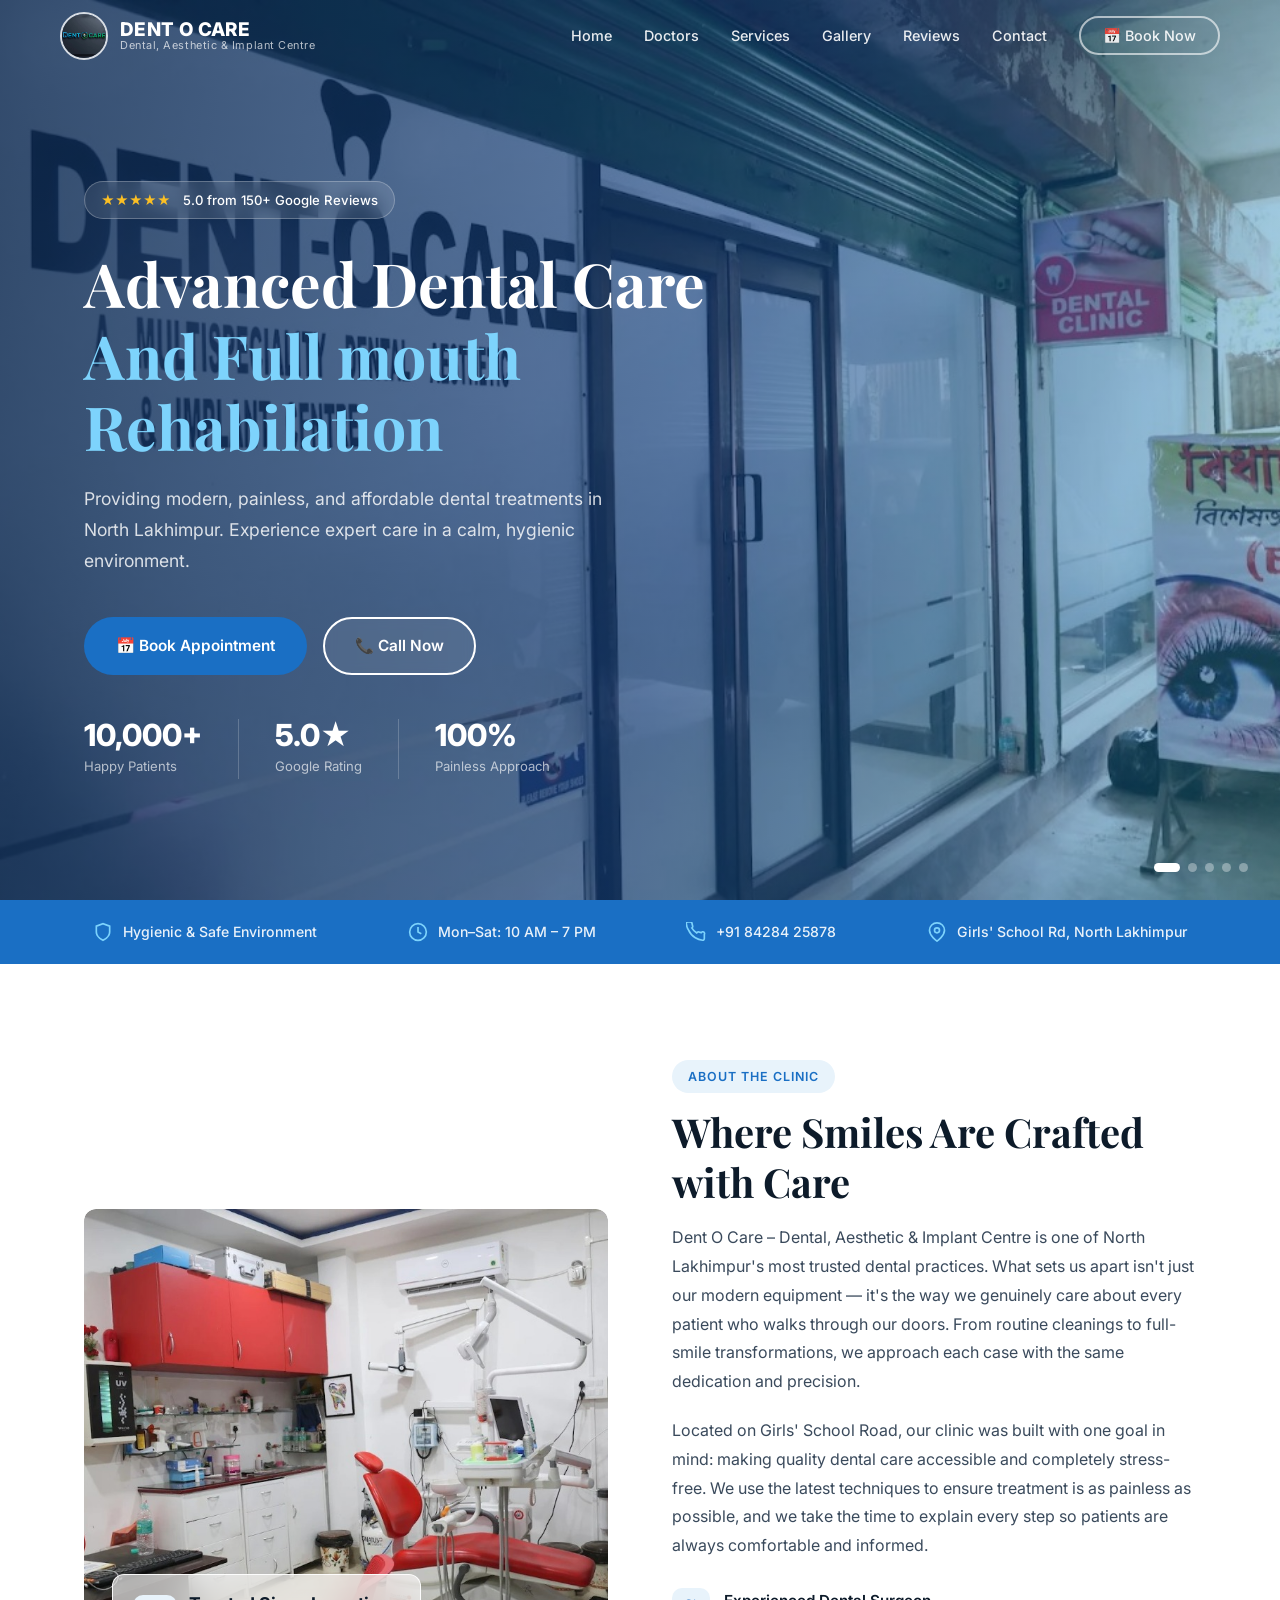
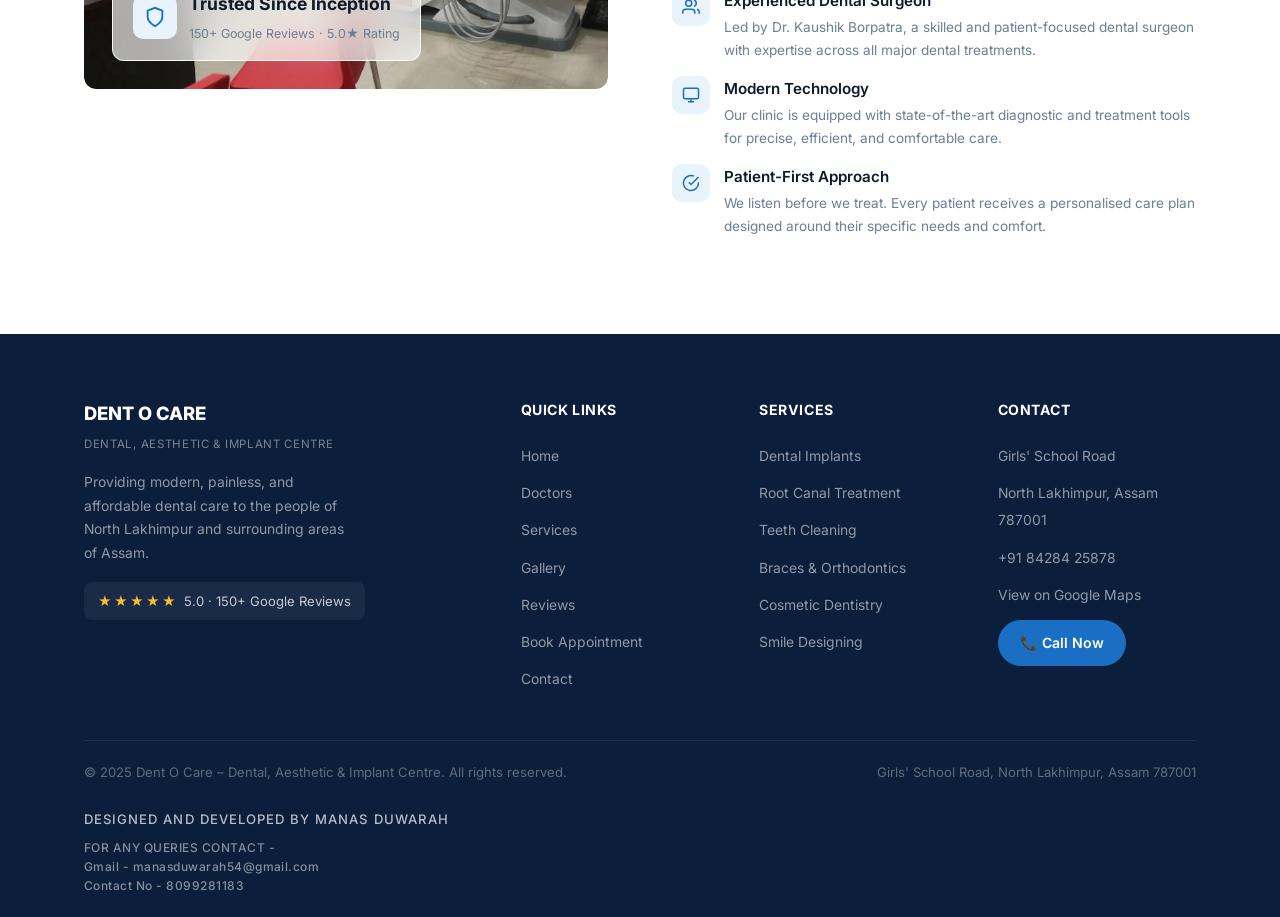
<file: index.html>
<!DOCTYPE html>
<html lang="en">
<head>
<meta charset="UTF-8"/>
<meta name="viewport" content="width=device-width, initial-scale=1.0"/>
<title>Dent O Care – Best Dental Clinic in North Lakhimpur</title>
<meta name="description" content="Dent O Care Dental, Aesthetic & Implant Centre offers advanced dental treatments including implants, RCT, braces, and cosmetic dentistry in North Lakhimpur."/>
<meta name="keywords" content="Best Dentist in North Lakhimpur, Dental Clinic in North Lakhimpur, Dental Implant Centre in Lakhimpur, Root Canal Treatment North Lakhimpur"/>
<meta name="robots" content="index, follow"/>
<meta property="og:title" content="Dent O Care – Best Dental Clinic in North Lakhimpur"/>
<meta property="og:description" content="Advanced dental care including implants, RCT, braces & cosmetic dentistry. Trusted by 150+ patients in North Lakhimpur, Assam."/>
<meta property="og:type" content="website"/>
<link rel="canonical" href="https://dentocare.in"/>
<link rel="stylesheet" href="style.css"/>
</head>
<body>

<!-- ===== NAVBAR ===== -->
<nav id="navbar">
  <div class="nav-inner">
    <a class="nav-logo" href="#hero">
      <img src="logo.jpg" alt="Dent O Care Logo" class="nav-logo-img"/>
      <div class="nav-logo-text">
        <span class="logo-main">DENT O CARE</span>
        <span class="logo-sub">Dental, Aesthetic &amp; Implant Centre</span>
      </div>
    </a>
    <ul class="nav-links">
      <li><a href="index.html">Home</a></li>
      <li><a href="doctors.html">Doctors</a></li>
      <li><a href="services.html">Services</a></li>
      <li><a href="gallery.html">Gallery</a></li>
      <li><a href="reviews.html">Reviews</a></li>
      <li><a href="contact.html">Contact</a></li>
      <li><a class="btn-nav" href="appointment.html">📅 Book Now</a></li>
    </ul>
    <div class="nav-hamburger" id="hamburger" aria-label="Open menu">
      <span></span><span></span><span></span>
    </div>
  </div>
</nav>
<div class="mobile-menu" id="mobileMenu">
  <a href="index.html">Home</a>
  <a href="doctors.html">Doctors</a>
  <a href="services.html">Services</a>
  <a href="gallery.html">Gallery</a>
  <a href="reviews.html">Reviews</a>
  <a href="contact.html">Contact</a>
  <a class="btn btn-primary" href="appointment.html">📅 Book Appointment</a>
</div>


<!-- ===== HERO ===== -->
<section id="hero">
  <div class="hero-slideshow" id="heroSlideshow">
    <div class="hero-slide active"></div>
    <div class="hero-slide"></div>
    <div class="hero-slide"></div>
    <div class="hero-slide"></div>
    <div class="hero-slide"></div>
  </div>
  <div class="hero-slide-nav">
    <button class="hero-dot active" data-s="0" aria-label="Slide 1"></button>
    <button class="hero-dot" data-s="1" aria-label="Slide 2"></button>
    <button class="hero-dot" data-s="2" aria-label="Slide 3"></button>
    <button class="hero-dot" data-s="3" aria-label="Slide 4"></button>
    <button class="hero-dot" data-s="4" aria-label="Slide 5"></button>
  </div>
  <div class="hero-overlay"></div>
  <div class="hero-content">
    <div class="hero-badge">
      <span class="star">★★★★★</span>&nbsp;5.0 from 150+ Google Reviews
    </div>
    <h1 class="hero-title">Advanced Dental Care<br/><em>And Full mouth Rehabilation</em></h1>
    <p class="hero-subtitle">Providing modern, painless, and affordable dental treatments in North Lakhimpur. Experience expert care in a calm, hygienic environment.</p>
    <div class="hero-ctas">
      <a class="btn btn-primary" href="appointment.html">📅 Book Appointment</a>
      <a class="btn btn-outline" href="tel:+918428425878">📞 Call Now</a>
    </div>
    <div class="hero-stats">
      <div class="hero-stat"><strong>10,000+</strong><span>Happy Patients</span></div>
      <div class="hero-stat-divider"></div>
      <div class="hero-stat"><strong>5.0★</strong><span>Google Rating</span></div>
      <div class="hero-stat-divider"></div>
      <div class="hero-stat"><strong>100%</strong><span>Painless Approach</span></div>
    </div>
  </div>
</section>


<!-- ===== TRUST BAR ===== -->
<div id="trust-bar">
  <div class="trust-bar-inner">
    <div class="trust-item">
      <svg viewBox="0 0 24 24" fill="none" stroke="currentColor" stroke-width="2"><path d="M12 22s8-4 8-10V5l-8-3-8 3v7c0 6 8 10 8 10z"/></svg>
      Hygienic &amp; Safe Environment
    </div>
    <div class="trust-item">
      <svg viewBox="0 0 24 24" fill="none" stroke="currentColor" stroke-width="2"><circle cx="12" cy="12" r="10"/><path d="M12 6v6l4 2"/></svg>
      Mon–Sat: 10 AM – 7 PM
    </div>
    <div class="trust-item">
      <svg viewBox="0 0 24 24" fill="none" stroke="currentColor" stroke-width="2"><path d="M22 16.92v3a2 2 0 01-2.18 2 19.79 19.79 0 01-8.63-3.07A19.5 19.5 0 013.07 9.8 19.79 19.79 0 01.22 1.18 2 2 0 012.22 0h3a2 2 0 012 1.72c.127.96.361 1.903.7 2.81a2 2 0 01-.45 2.11L6.91 7.09a16 16 0 006 6l.56-.56a2 2 0 012.11-.45c.907.339 1.85.573 2.81.7A2 2 0 0122 14.92v2z"/></svg>
      +91 84284 25878
    </div>
    <div class="trust-item">
      <svg viewBox="0 0 24 24" fill="none" stroke="currentColor" stroke-width="2"><path d="M21 10c0 7-9 13-9 13s-9-6-9-13a9 9 0 0118 0z"/><circle cx="12" cy="10" r="3"/></svg>
      Girls' School Rd, North Lakhimpur
    </div>
  </div>
</div>

<!-- ===== ABOUT ===== -->
<section id="about">
  <div class="container">
    <div class="about-grid">
      <div class="about-image-wrap fade-up">
        <img src="about-clinic.jpg" alt="Dent O Care Clinic Interior – Modern dental treatment room in North Lakhimpur"/>
        <div class="about-badge-float">
          <div class="icon">
            <svg viewBox="0 0 24 24" fill="none" stroke="currentColor" stroke-width="2"><path d="M12 22s8-4 8-10V5l-8-3-8 3v7c0 6 8 10 8 10z"/></svg>
          </div>
          <div><strong>Trusted Since Inception</strong><span>150+ Google Reviews · 5.0★ Rating</span></div>
        </div>
      </div>
      <div class="fade-up">
        <span class="section-badge">About the Clinic</span>
        <h2 class="section-title">Where Smiles Are Crafted with Care</h2>
        <p style="color:var(--text-mid);line-height:1.8;margin-bottom:20px;">Dent O Care – Dental, Aesthetic &amp; Implant Centre is one of North Lakhimpur's most trusted dental practices. What sets us apart isn't just our modern equipment — it's the way we genuinely care about every patient who walks through our doors. From routine cleanings to full-smile transformations, we approach each case with the same dedication and precision.</p>
        <p style="color:var(--text-mid);line-height:1.8;margin-bottom:28px;">Located on Girls' School Road, our clinic was built with one goal in mind: making quality dental care accessible and completely stress-free. We use the latest techniques to ensure treatment is as painless as possible, and we take the time to explain every step so patients are always comfortable and informed.</p>
        <div class="about-features">
          <div class="about-feature">
            <div class="icon"><svg viewBox="0 0 24 24" fill="none" stroke="currentColor" stroke-width="2"><path d="M17 21v-2a4 4 0 00-4-4H5a4 4 0 00-4 4v2"/><circle cx="9" cy="7" r="4"/><path d="M23 21v-2a4 4 0 00-3-3.87"/><path d="M16 3.13a4 4 0 010 7.75"/></svg></div>
            <div><h4>Experienced Dental Surgeon</h4><p>Led by Dr. Kaushik Borpatra, a skilled and patient-focused dental surgeon with expertise across all major dental treatments.</p></div>
          </div>
          <div class="about-feature">
            <div class="icon"><svg viewBox="0 0 24 24" fill="none" stroke="currentColor" stroke-width="2"><rect x="2" y="3" width="20" height="14" rx="2"/><path d="M8 21h8M12 17v4"/></svg></div>
            <div><h4>Modern Technology</h4><p>Our clinic is equipped with state-of-the-art diagnostic and treatment tools for precise, efficient, and comfortable care.</p></div>
          </div>
          <div class="about-feature">
            <div class="icon"><svg viewBox="0 0 24 24" fill="none" stroke="currentColor" stroke-width="2"><path d="M22 11.08V12a10 10 0 11-5.93-9.14"/><polyline points="22 4 12 14.01 9 11.01"/></svg></div>
            <div><h4>Patient-First Approach</h4><p>We listen before we treat. Every patient receives a personalised care plan designed around their specific needs and comfort.</p></div>
          </div>
        </div>
      </div>
    </div>
  </div>
</section>


<!-- ===== FOOTER ===== -->
<footer id="footer">
  <div class="container">
    <div class="footer-grid">
      <div class="footer-brand">
        <div class="footer-logo">DENT O CARE</div>
        <div class="footer-logo-sub">Dental, Aesthetic &amp; Implant Centre</div>
        <p>Providing modern, painless, and affordable dental care to the people of North Lakhimpur and surrounding areas of Assam.</p>
        <div class="footer-rating">
          <span class="stars">★★★★★</span>
          <span>5.0 · 150+ Google Reviews</span>
        </div>
      </div>
      <div class="footer-col">
        <h4>Quick Links</h4>
        <ul>
          <li><a href="index.html">Home</a></li>
          <li><a href="doctors.html">Doctors</a></li>
          <li><a href="services.html">Services</a></li>
          <li><a href="gallery.html">Gallery</a></li>
          <li><a href="reviews.html">Reviews</a></li>
          <li><a href="appointment.html">Book Appointment</a></li>
          <li><a href="contact.html">Contact</a></li>
        </ul>
      </div>
      <div class="footer-col">
        <h4>Services</h4>
        <ul>
          <li><a href="services.html">Dental Implants</a></li>
          <li><a href="services.html">Root Canal Treatment</a></li>
          <li><a href="services.html">Teeth Cleaning</a></li>
          <li><a href="services.html">Braces &amp; Orthodontics</a></li>
          <li><a href="services.html">Cosmetic Dentistry</a></li>
          <li><a href="services.html">Smile Designing</a></li>
        </ul>
      </div>
      <div class="footer-col">
        <h4>Contact</h4>
        <ul>
          <li><a href="contact.html">Girls' School Road</a></li>
          <li><a href="contact.html">North Lakhimpur, Assam 787001</a></li>
          <li><a href="tel:+918428425878">+91 84284 25878</a></li>
          <li><a href="contact.html">View on Google Maps</a></li>
        </ul>
        <a class="footer-call-btn" href="tel:+918428425878">📞 Call Now</a>
      </div>
    </div>
    <div class="footer-bottom">
      <p>&copy; 2025 Dent O Care – Dental, Aesthetic &amp; Implant Centre. All rights reserved.</p>
      <p>Girls' School Road, North Lakhimpur, Assam 787001</p>
      <p style="margin-top: 12px; font-size: 0.82rem; font-weight: 500; letter-spacing: 0.08em; color: rgba(255,255,255,0.7);">
        DESIGNED AND DEVELOPED BY MANAS DUWARAH<br>
        <span style="font-size: 0.75rem; letter-spacing: 0.04em; color: rgba(255,255,255,0.5); display: inline-block; margin-top: 8px; line-height: 1.6;">
          FOR ANY QUERIES CONTACT -<br>
          Gmail - manasduwarah54@gmail.com<br>
          Contact No - 8099281183
        </span>
      </p>
    </div>
  </div>
</footer>

<script src="main.js"></script>
</body>
</html>
</file>
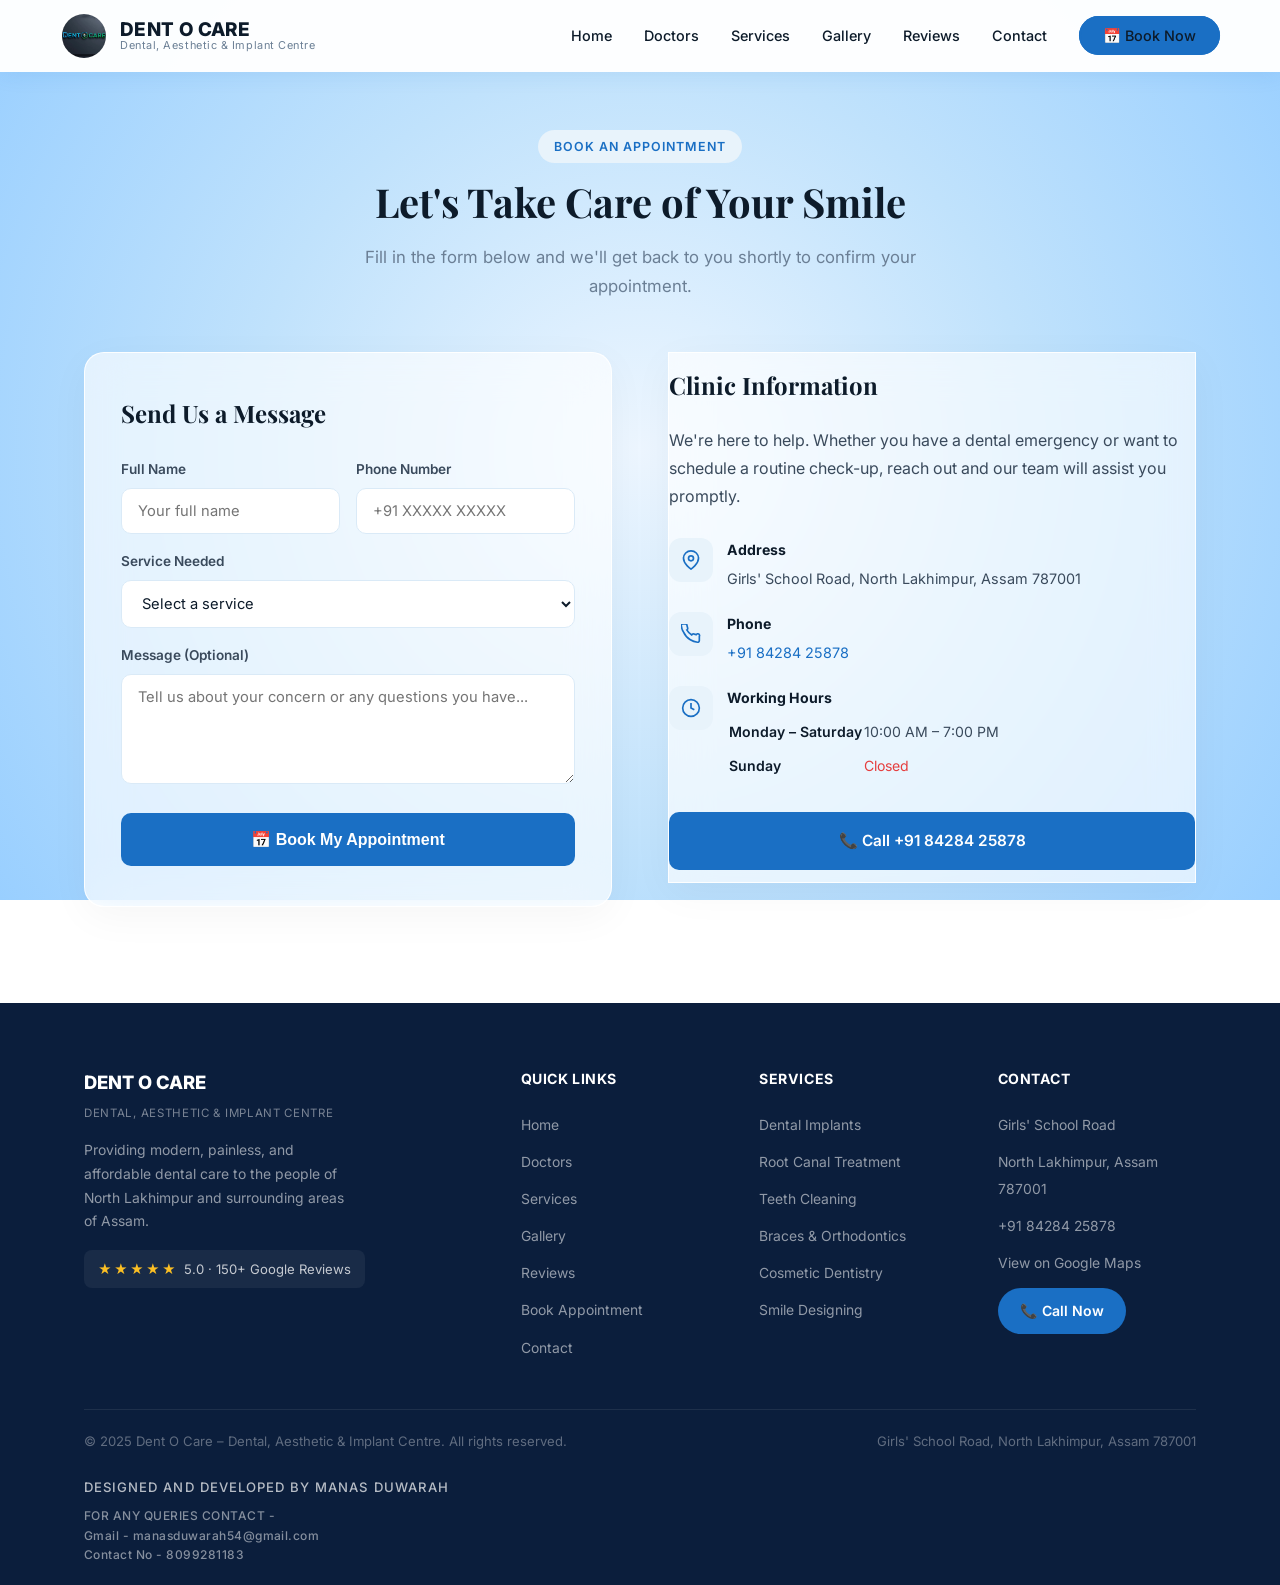
<file: appointment.html>
<!DOCTYPE html>
<html lang="en">
<head>
<meta charset="UTF-8"/>
<meta name="viewport" content="width=device-width, initial-scale=1.0"/>
<title>Dent O Care – Best Dental Clinic in North Lakhimpur</title>
<meta name="description" content="Dent O Care Dental, Aesthetic & Implant Centre offers advanced dental treatments including implants, RCT, braces, and cosmetic dentistry in North Lakhimpur."/>
<meta name="keywords" content="Best Dentist in North Lakhimpur, Dental Clinic in North Lakhimpur, Dental Implant Centre in Lakhimpur, Root Canal Treatment North Lakhimpur"/>
<meta name="robots" content="index, follow"/>
<meta property="og:title" content="Dent O Care – Best Dental Clinic in North Lakhimpur"/>
<meta property="og:description" content="Advanced dental care including implants, RCT, braces & cosmetic dentistry. Trusted by 150+ patients in North Lakhimpur, Assam."/>
<meta property="og:type" content="website"/>
<link rel="canonical" href="https://dentocare.in"/>
<link rel="stylesheet" href="style.css"/>
</head>
<body>

<!-- ===== NAVBAR ===== -->
<nav id="navbar">
  <div class="nav-inner">
    <a class="nav-logo" href="#hero">
      <img src="logo.jpg" alt="Dent O Care Logo" class="nav-logo-img"/>
      <div class="nav-logo-text">
        <span class="logo-main">DENT O CARE</span>
        <span class="logo-sub">Dental, Aesthetic &amp; Implant Centre</span>
      </div>
    </a>
    <ul class="nav-links">
      <li><a href="index.html">Home</a></li>
      <li><a href="doctors.html">Doctors</a></li>
      <li><a href="services.html">Services</a></li>
      <li><a href="gallery.html">Gallery</a></li>
      <li><a href="reviews.html">Reviews</a></li>
      <li><a href="contact.html">Contact</a></li>
      <li><a class="btn-nav" href="appointment.html">📅 Book Now</a></li>
    </ul>
    <div class="nav-hamburger" id="hamburger" aria-label="Open menu">
      <span></span><span></span><span></span>
    </div>
  </div>
</nav>
<div class="mobile-menu" id="mobileMenu">
  <a href="index.html">Home</a>
  <a href="doctors.html">Doctors</a>
  <a href="services.html">Services</a>
  <a href="gallery.html">Gallery</a>
  <a href="reviews.html">Reviews</a>
  <a href="contact.html">Contact</a>
  <a class="btn btn-primary" href="appointment.html">📅 Book Appointment</a>
</div>


<!-- ===== CONTACT ===== -->
<section class="page-top-spacing" id="contact">
  <div class="container">
    <div class="section-header center fade-up">
      <span class="section-badge">Book an Appointment</span>
      <h2 class="section-title">Let's Take Care of Your Smile</h2>
      <p class="section-subtitle">Fill in the form below and we'll get back to you shortly to confirm your appointment.</p>
    </div>
    <div class="contact-grid">
      <div class="contact-form fade-up">
        <h3>Send Us a Message</h3>
        <form id="contactForm">
          <input type="hidden" name="access_key" value="YOUR_ACCESS_KEY_HERE">
          <input type="hidden" name="subject" value="New Appointment Request - Dent O Care">
          <div class="form-row">
            <div class="form-group">
              <label for="name">Full Name</label>
              <input type="text" id="name" name="name" placeholder="Your full name" required/>
            </div>
            <div class="form-group">
              <label for="phone">Phone Number</label>
              <input type="tel" id="phone" name="phone" placeholder="+91 XXXXX XXXXX" required/>
            </div>
          </div>
          <div class="form-group">
            <label for="service">Service Needed</label>
            <select id="service" name="service" required>
              <option value="">Select a service</option>
              <option>Dental Implants</option>
              <option>Root Canal Treatment</option>
              <option>Teeth Cleaning &amp; Scaling</option>
              <option>Braces &amp; Orthodontics</option>
              <option>Cosmetic Dentistry</option>
              <option>Tooth Extraction</option>
              <option>Impaction Service</option>
              <option>Fixed Dentures</option>
              <option>Smile Designing</option>
              <option>General Consultation</option>
            </select>
          </div>
          <div class="form-group">
            <label for="message">Message (Optional)</label>
            <textarea id="message" name="message" placeholder="Tell us about your concern or any questions you have..."></textarea>
          </div>
          <button type="submit" class="btn btn-primary form-submit" id="submitBtn">📅 Book My Appointment</button>
          <p id="formMsg" style="margin-top:12px;font-size:0.88rem;display:none;text-align:center;"></p>
        </form>
      </div>
      <div class="contact-info-block fade-up">
        <h3>Clinic Information</h3>
        <p>We're here to help. Whether you have a dental emergency or want to schedule a routine check-up, reach out and our team will assist you promptly.</p>
        <div class="contact-detail-item">
          <div class="ci-icon"><svg viewBox="0 0 24 24" fill="none" stroke="currentColor" stroke-width="2"><path d="M21 10c0 7-9 13-9 13s-9-6-9-13a9 9 0 0118 0z"/><circle cx="12" cy="10" r="3"/></svg></div>
          <div><strong>Address</strong><span>Girls' School Road, North Lakhimpur, Assam 787001</span></div>
        </div>
        <div class="contact-detail-item">
          <div class="ci-icon"><svg viewBox="0 0 24 24" fill="none" stroke="currentColor" stroke-width="2"><path d="M22 16.92v3a2 2 0 01-2.18 2 19.79 19.79 0 01-8.63-3.07A19.5 19.5 0 013.07 9.8 19.79 19.79 0 01.22 1.18 2 2 0 012.22 0h3a2 2 0 012 1.72c.127.96.361 1.903.7 2.81a2 2 0 01-.45 2.11L6.91 7.09a16 16 0 006 6l.56-.56a2 2 0 012.11-.45c.907.339 1.85.573 2.81.7A2 2 0 0122 14.92v2z"/></svg></div>
          <div><strong>Phone</strong><span><a href="tel:+918428425878" style="color:var(--primary);">+91 84284 25878</a></span></div>
        </div>
        <div class="contact-detail-item">
          <div class="ci-icon"><svg viewBox="0 0 24 24" fill="none" stroke="currentColor" stroke-width="2"><circle cx="12" cy="12" r="10"/><path d="M12 6v6l4 2"/></svg></div>
          <div>
            <strong>Working Hours</strong>
            <table class="hours-table" style="margin-top:4px;"><tbody>
              <tr><td>Monday – Saturday</td><td>10:00 AM – 7:00 PM</td></tr>
              <tr><td>Sunday</td><td style="color:#e53e3e;">Closed</td></tr>
            </tbody></table>
          </div>
        </div>
        <div style="margin-top:28px;">
          <a class="btn btn-primary" href="tel:+918428425878" style="border-radius:10px;justify-content:center;width:100%;">📞 Call +91 84284 25878</a>
        </div>
      </div>
    </div>
  </div>
</section>


<!-- ===== FOOTER ===== -->
<footer id="footer">
  <div class="container">
    <div class="footer-grid">
      <div class="footer-brand">
        <div class="footer-logo">DENT O CARE</div>
        <div class="footer-logo-sub">Dental, Aesthetic &amp; Implant Centre</div>
        <p>Providing modern, painless, and affordable dental care to the people of North Lakhimpur and surrounding areas of Assam.</p>
        <div class="footer-rating">
          <span class="stars">★★★★★</span>
          <span>5.0 · 150+ Google Reviews</span>
        </div>
      </div>
      <div class="footer-col">
        <h4>Quick Links</h4>
        <ul>
          <li><a href="index.html">Home</a></li>
          <li><a href="doctors.html">Doctors</a></li>
          <li><a href="services.html">Services</a></li>
          <li><a href="gallery.html">Gallery</a></li>
          <li><a href="reviews.html">Reviews</a></li>
          <li><a href="appointment.html">Book Appointment</a></li>
          <li><a href="contact.html">Contact</a></li>
        </ul>
      </div>
      <div class="footer-col">
        <h4>Services</h4>
        <ul>
          <li><a href="services.html">Dental Implants</a></li>
          <li><a href="services.html">Root Canal Treatment</a></li>
          <li><a href="services.html">Teeth Cleaning</a></li>
          <li><a href="services.html">Braces &amp; Orthodontics</a></li>
          <li><a href="services.html">Cosmetic Dentistry</a></li>
          <li><a href="services.html">Smile Designing</a></li>
        </ul>
      </div>
      <div class="footer-col">
        <h4>Contact</h4>
        <ul>
          <li><a href="contact.html">Girls' School Road</a></li>
          <li><a href="contact.html">North Lakhimpur, Assam 787001</a></li>
          <li><a href="tel:+918428425878">+91 84284 25878</a></li>
          <li><a href="contact.html">View on Google Maps</a></li>
        </ul>
        <a class="footer-call-btn" href="tel:+918428425878">📞 Call Now</a>
      </div>
    </div>
    <div class="footer-bottom">
      <p>&copy; 2025 Dent O Care – Dental, Aesthetic &amp; Implant Centre. All rights reserved.</p>
      <p>Girls' School Road, North Lakhimpur, Assam 787001</p>
      <p style="margin-top: 12px; font-size: 0.82rem; font-weight: 500; letter-spacing: 0.08em; color: rgba(255,255,255,0.7);">
        DESIGNED AND DEVELOPED BY MANAS DUWARAH<br>
        <span style="font-size: 0.75rem; letter-spacing: 0.04em; color: rgba(255,255,255,0.5); display: inline-block; margin-top: 8px; line-height: 1.6;">
          FOR ANY QUERIES CONTACT -<br>
          Gmail - manasduwarah54@gmail.com<br>
          Contact No - 8099281183
        </span>
      </p>
    </div>
  </div>
</footer>

<script src="main.js"></script>
</body>
</html>
</file>
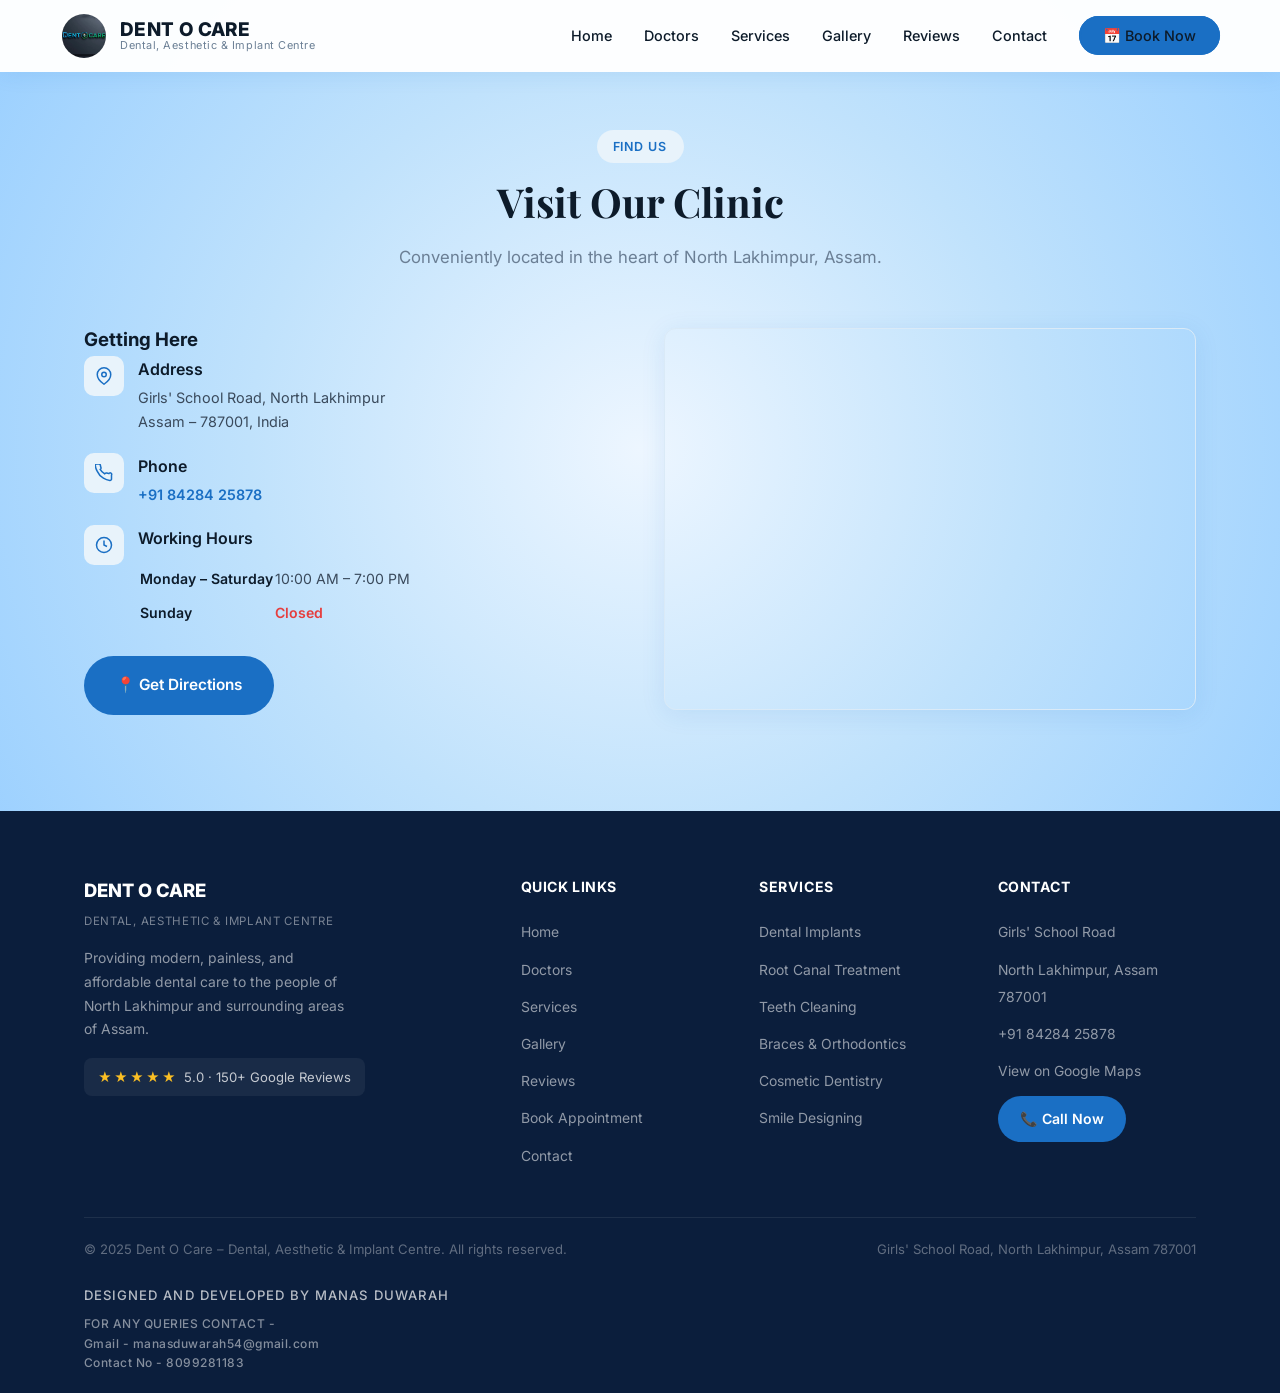
<file: contact.html>
<!DOCTYPE html>
<html lang="en">
<head>
<meta charset="UTF-8"/>
<meta name="viewport" content="width=device-width, initial-scale=1.0"/>
<title>Dent O Care – Best Dental Clinic in North Lakhimpur</title>
<meta name="description" content="Dent O Care Dental, Aesthetic & Implant Centre offers advanced dental treatments including implants, RCT, braces, and cosmetic dentistry in North Lakhimpur."/>
<meta name="keywords" content="Best Dentist in North Lakhimpur, Dental Clinic in North Lakhimpur, Dental Implant Centre in Lakhimpur, Root Canal Treatment North Lakhimpur"/>
<meta name="robots" content="index, follow"/>
<meta property="og:title" content="Dent O Care – Best Dental Clinic in North Lakhimpur"/>
<meta property="og:description" content="Advanced dental care including implants, RCT, braces & cosmetic dentistry. Trusted by 150+ patients in North Lakhimpur, Assam."/>
<meta property="og:type" content="website"/>
<link rel="canonical" href="https://dentocare.in"/>
<link rel="stylesheet" href="style.css"/>
</head>
<body>

<!-- ===== NAVBAR ===== -->
<nav id="navbar">
  <div class="nav-inner">
    <a class="nav-logo" href="#hero">
      <img src="logo.jpg" alt="Dent O Care Logo" class="nav-logo-img"/>
      <div class="nav-logo-text">
        <span class="logo-main">DENT O CARE</span>
        <span class="logo-sub">Dental, Aesthetic &amp; Implant Centre</span>
      </div>
    </a>
    <ul class="nav-links">
      <li><a href="index.html">Home</a></li>
      <li><a href="doctors.html">Doctors</a></li>
      <li><a href="services.html">Services</a></li>
      <li><a href="gallery.html">Gallery</a></li>
      <li><a href="reviews.html">Reviews</a></li>
      <li><a href="contact.html">Contact</a></li>
      <li><a class="btn-nav" href="appointment.html">📅 Book Now</a></li>
    </ul>
    <div class="nav-hamburger" id="hamburger" aria-label="Open menu">
      <span></span><span></span><span></span>
    </div>
  </div>
</nav>
<div class="mobile-menu" id="mobileMenu">
  <a href="index.html">Home</a>
  <a href="doctors.html">Doctors</a>
  <a href="services.html">Services</a>
  <a href="gallery.html">Gallery</a>
  <a href="reviews.html">Reviews</a>
  <a href="contact.html">Contact</a>
  <a class="btn btn-primary" href="appointment.html">📅 Book Appointment</a>
</div>


<!-- ===== LOCATION / MAP ===== -->
<section class="page-top-spacing" id="location">
  <div class="container">
    <div class="section-header center fade-up">
      <span class="section-badge">Find Us</span>
      <h2 class="section-title">Visit Our Clinic</h2>
      <p class="section-subtitle">Conveniently located in the heart of North Lakhimpur, Assam.</p>
    </div>
    <div class="location-grid">
      <div class="fade-up">
        <h3>Getting Here</h3>
        <div class="location-detail">
          <div class="loc-icon"><svg viewBox="0 0 24 24" fill="none" stroke="currentColor" stroke-width="2"><path d="M21 10c0 7-9 13-9 13s-9-6-9-13a9 9 0 0118 0z"/><circle cx="12" cy="10" r="3"/></svg></div>
          <div><strong>Address</strong><p>Girls' School Road, North Lakhimpur<br/>Assam – 787001, India</p></div>
        </div>
        <div class="location-detail">
          <div class="loc-icon"><svg viewBox="0 0 24 24" fill="none" stroke="currentColor" stroke-width="2"><path d="M22 16.92v3a2 2 0 01-2.18 2 19.79 19.79 0 01-8.63-3.07A19.5 19.5 0 013.07 9.8 19.79 19.79 0 01.22 1.18 2 2 0 012.22 0h3a2 2 0 012 1.72c.127.96.361 1.903.7 2.81a2 2 0 01-.45 2.11L6.91 7.09a16 16 0 006 6l.56-.56a2 2 0 012.11-.45c.907.339 1.85.573 2.81.7A2 2 0 0122 14.92v2z"/></svg></div>
          <div><strong>Phone</strong><p><a href="tel:+918428425878" style="color:var(--primary);font-weight:600;">+91 84284 25878</a></p></div>
        </div>
        <div class="location-detail">
          <div class="loc-icon"><svg viewBox="0 0 24 24" fill="none" stroke="currentColor" stroke-width="2"><circle cx="12" cy="12" r="10"/><path d="M12 6v6l4 2"/></svg></div>
          <div><strong>Working Hours</strong>
            <table class="hours-table"><tbody>
              <tr><td>Monday – Saturday</td><td>10:00 AM – 7:00 PM</td></tr>
              <tr><td>Sunday</td><td style="color:#e53e3e;font-weight:600;">Closed</td></tr>
            </tbody></table>
          </div>
        </div>
        <a class="btn btn-primary" style="margin-top:8px;" href="https://maps.app.goo.gl/NujbCBLCCsgp5u4Z6" target="_blank" rel="noopener">📍 Get Directions</a>
      </div>
      <div class="map-wrap fade-up">
        <iframe
          src="https://www.google.com/maps/embed?pb=!1m18!1m12!1m3!1d3576.4820452!2d94.1006175!3d27.2369565!2m3!1f0!2f0!3f0!3m2!1i1024!2i768!4f13.1!3m3!1m2!1s0x3741376150462655%3A0x2c3b9eb61cb332e2!2sDENT%20O%20CARE%2C%20dental%2C%20aesthetic%20%26%20Implant%20centre!5e0!3m2!1sen!2sin!4v1700000000000!5m2!1sen!2sin"
          allowfullscreen="" loading="lazy" referrerpolicy="no-referrer-when-downgrade"
          title="Dent O Care – Dental Aesthetic &amp; Implant Centre on Google Maps, Girls School Road North Lakhimpur Assam"></iframe>
      </div>
    </div>
  </div>
</section>


<!-- ===== FOOTER ===== -->
<footer id="footer">
  <div class="container">
    <div class="footer-grid">
      <div class="footer-brand">
        <div class="footer-logo">DENT O CARE</div>
        <div class="footer-logo-sub">Dental, Aesthetic &amp; Implant Centre</div>
        <p>Providing modern, painless, and affordable dental care to the people of North Lakhimpur and surrounding areas of Assam.</p>
        <div class="footer-rating">
          <span class="stars">★★★★★</span>
          <span>5.0 · 150+ Google Reviews</span>
        </div>
      </div>
      <div class="footer-col">
        <h4>Quick Links</h4>
        <ul>
          <li><a href="index.html">Home</a></li>
          <li><a href="doctors.html">Doctors</a></li>
          <li><a href="services.html">Services</a></li>
          <li><a href="gallery.html">Gallery</a></li>
          <li><a href="reviews.html">Reviews</a></li>
          <li><a href="appointment.html">Book Appointment</a></li>
          <li><a href="contact.html">Contact</a></li>
        </ul>
      </div>
      <div class="footer-col">
        <h4>Services</h4>
        <ul>
          <li><a href="services.html">Dental Implants</a></li>
          <li><a href="services.html">Root Canal Treatment</a></li>
          <li><a href="services.html">Teeth Cleaning</a></li>
          <li><a href="services.html">Braces &amp; Orthodontics</a></li>
          <li><a href="services.html">Cosmetic Dentistry</a></li>
          <li><a href="services.html">Smile Designing</a></li>
        </ul>
      </div>
      <div class="footer-col">
        <h4>Contact</h4>
        <ul>
          <li><a href="contact.html">Girls' School Road</a></li>
          <li><a href="contact.html">North Lakhimpur, Assam 787001</a></li>
          <li><a href="tel:+918428425878">+91 84284 25878</a></li>
          <li><a href="contact.html">View on Google Maps</a></li>
        </ul>
        <a class="footer-call-btn" href="tel:+918428425878">📞 Call Now</a>
      </div>
    </div>
    <div class="footer-bottom">
      <p>&copy; 2025 Dent O Care – Dental, Aesthetic &amp; Implant Centre. All rights reserved.</p>
      <p>Girls' School Road, North Lakhimpur, Assam 787001</p>
      <p style="margin-top: 12px; font-size: 0.82rem; font-weight: 500; letter-spacing: 0.08em; color: rgba(255,255,255,0.7);">
        DESIGNED AND DEVELOPED BY MANAS DUWARAH<br>
        <span style="font-size: 0.75rem; letter-spacing: 0.04em; color: rgba(255,255,255,0.5); display: inline-block; margin-top: 8px; line-height: 1.6;">
          FOR ANY QUERIES CONTACT -<br>
          Gmail - manasduwarah54@gmail.com<br>
          Contact No - 8099281183
        </span>
      </p>
    </div>
  </div>
</footer>

<script src="main.js"></script>
</body>
</html>
</file>
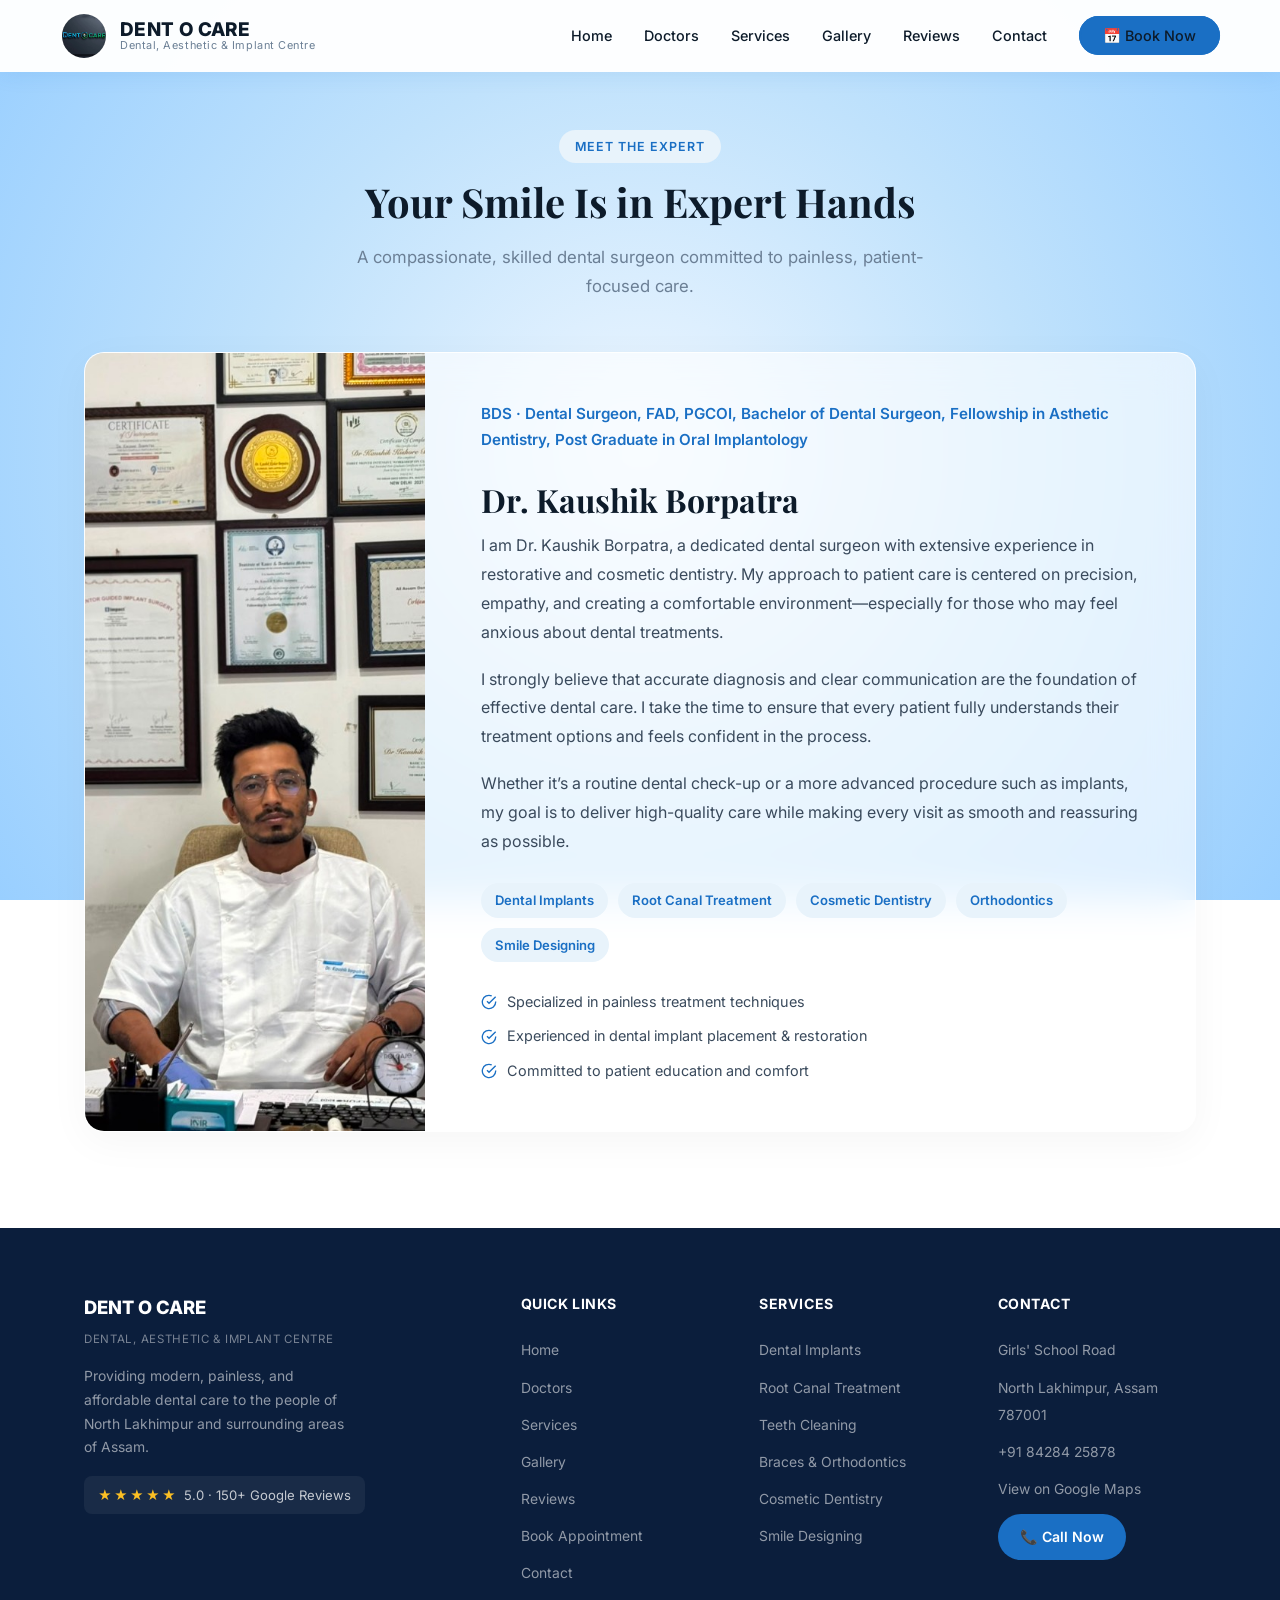
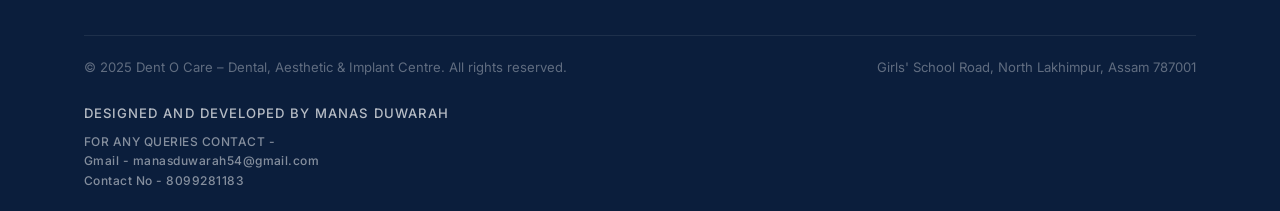
<file: doctors.html>
<!DOCTYPE html>
<html lang="en">
<head>
<meta charset="UTF-8"/>
<meta name="viewport" content="width=device-width, initial-scale=1.0"/>
<title>Dent O Care – Best Dental Clinic in North Lakhimpur</title>
<meta name="description" content="Dent O Care Dental, Aesthetic & Implant Centre offers advanced dental treatments including implants, RCT, braces, and cosmetic dentistry in North Lakhimpur."/>
<meta name="keywords" content="Best Dentist in North Lakhimpur, Dental Clinic in North Lakhimpur, Dental Implant Centre in Lakhimpur, Root Canal Treatment North Lakhimpur"/>
<meta name="robots" content="index, follow"/>
<meta property="og:title" content="Dent O Care – Best Dental Clinic in North Lakhimpur"/>
<meta property="og:description" content="Advanced dental care including implants, RCT, braces & cosmetic dentistry. Trusted by 150+ patients in North Lakhimpur, Assam."/>
<meta property="og:type" content="website"/>
<link rel="canonical" href="https://dentocare.in"/>
<link rel="stylesheet" href="style.css"/>
</head>
<body>

<!-- ===== NAVBAR ===== -->
<nav id="navbar">
  <div class="nav-inner">
    <a class="nav-logo" href="#hero">
      <img src="logo.jpg" alt="Dent O Care Logo" class="nav-logo-img"/>
      <div class="nav-logo-text">
        <span class="logo-main">DENT O CARE</span>
        <span class="logo-sub">Dental, Aesthetic &amp; Implant Centre</span>
      </div>
    </a>
    <ul class="nav-links">
      <li><a href="index.html">Home</a></li>
      <li><a href="doctors.html">Doctors</a></li>
      <li><a href="services.html">Services</a></li>
      <li><a href="gallery.html">Gallery</a></li>
      <li><a href="reviews.html">Reviews</a></li>
      <li><a href="contact.html">Contact</a></li>
      <li><a class="btn-nav" href="appointment.html">📅 Book Now</a></li>
    </ul>
    <div class="nav-hamburger" id="hamburger" aria-label="Open menu">
      <span></span><span></span><span></span>
    </div>
  </div>
</nav>
<div class="mobile-menu" id="mobileMenu">
  <a href="index.html">Home</a>
  <a href="doctors.html">Doctors</a>
  <a href="services.html">Services</a>
  <a href="gallery.html">Gallery</a>
  <a href="reviews.html">Reviews</a>
  <a href="contact.html">Contact</a>
  <a class="btn btn-primary" href="appointment.html">📅 Book Appointment</a>
</div>


<!-- ===== DOCTOR ===== -->
<section class="page-top-spacing" id="doctor">
  <div class="container">
    <div class="section-header center fade-up">
      <span class="section-badge">Meet the Expert</span>
      <h2 class="section-title">Your Smile Is in Expert Hands</h2>
      <p class="section-subtitle">A compassionate, skilled dental surgeon committed to painless, patient-focused care.</p>
    </div>
    <div class="doctor-card fade-up">
      <div class="doctor-image">
        <img src="doctor-profile.jpg" alt="Dr. Kaushik Borpatra" class="doctor-avatar"/>
      </div>
      <div class="doctor-info">
        <p class="doctor-title">BDS · Dental Surgeon, FAD, PGCOI, Bachelor of Dental Surgeon, Fellowship in Asthetic Dentistry, Post Graduate in Oral Implantology</p>
        <h2 class="doctor-name">Dr. Kaushik Borpatra</h2>
        <p class="doctor-bio">I am Dr. Kaushik Borpatra, a dedicated dental surgeon with extensive experience in restorative and cosmetic dentistry. My approach to patient care is centered on precision, empathy, and creating a comfortable environment—especially for those who may feel anxious about dental treatments.</p>
        <p class="doctor-bio" style="margin-top:-10px;">I strongly believe that accurate diagnosis and clear communication are the foundation of effective dental care. I take the time to ensure that every patient fully understands their treatment options and feels confident in the process.</p>
        <p class="doctor-bio" style="margin-top:-10px;">Whether it’s a routine dental check-up or a more advanced procedure such as implants, my goal is to deliver high-quality care while making every visit as smooth and reassuring as possible.</p>
        <div class="doctor-specialties">
          <span class="specialty-tag">Dental Implants</span>
          <span class="specialty-tag">Root Canal Treatment</span>
          <span class="specialty-tag">Cosmetic Dentistry</span>
          <span class="specialty-tag">Orthodontics</span>
          <span class="specialty-tag">Smile Designing</span>
        </div>
        <div class="doctor-creds">
          <div class="cred-item"><svg viewBox="0 0 24 24" fill="none" stroke="currentColor" stroke-width="2"><path d="M22 11.08V12a10 10 0 11-5.93-9.14"/><polyline points="22 4 12 14.01 9 11.01"/></svg>Specialized in painless treatment techniques</div>
          <div class="cred-item"><svg viewBox="0 0 24 24" fill="none" stroke="currentColor" stroke-width="2"><path d="M22 11.08V12a10 10 0 11-5.93-9.14"/><polyline points="22 4 12 14.01 9 11.01"/></svg>Experienced in dental implant placement &amp; restoration</div>
          <div class="cred-item"><svg viewBox="0 0 24 24" fill="none" stroke="currentColor" stroke-width="2"><path d="M22 11.08V12a10 10 0 11-5.93-9.14"/><polyline points="22 4 12 14.01 9 11.01"/></svg>Committed to patient education and comfort</div>
        </div>
      </div>
    </div>
  </div>
</section>


<!-- ===== FOOTER ===== -->
<footer id="footer">
  <div class="container">
    <div class="footer-grid">
      <div class="footer-brand">
        <div class="footer-logo">DENT O CARE</div>
        <div class="footer-logo-sub">Dental, Aesthetic &amp; Implant Centre</div>
        <p>Providing modern, painless, and affordable dental care to the people of North Lakhimpur and surrounding areas of Assam.</p>
        <div class="footer-rating">
          <span class="stars">★★★★★</span>
          <span>5.0 · 150+ Google Reviews</span>
        </div>
      </div>
      <div class="footer-col">
        <h4>Quick Links</h4>
        <ul>
          <li><a href="index.html">Home</a></li>
          <li><a href="doctors.html">Doctors</a></li>
          <li><a href="services.html">Services</a></li>
          <li><a href="gallery.html">Gallery</a></li>
          <li><a href="reviews.html">Reviews</a></li>
          <li><a href="appointment.html">Book Appointment</a></li>
          <li><a href="contact.html">Contact</a></li>
        </ul>
      </div>
      <div class="footer-col">
        <h4>Services</h4>
        <ul>
          <li><a href="services.html">Dental Implants</a></li>
          <li><a href="services.html">Root Canal Treatment</a></li>
          <li><a href="services.html">Teeth Cleaning</a></li>
          <li><a href="services.html">Braces &amp; Orthodontics</a></li>
          <li><a href="services.html">Cosmetic Dentistry</a></li>
          <li><a href="services.html">Smile Designing</a></li>
        </ul>
      </div>
      <div class="footer-col">
        <h4>Contact</h4>
        <ul>
          <li><a href="contact.html">Girls' School Road</a></li>
          <li><a href="contact.html">North Lakhimpur, Assam 787001</a></li>
          <li><a href="tel:+918428425878">+91 84284 25878</a></li>
          <li><a href="contact.html">View on Google Maps</a></li>
        </ul>
        <a class="footer-call-btn" href="tel:+918428425878">📞 Call Now</a>
      </div>
    </div>
    <div class="footer-bottom">
      <p>&copy; 2025 Dent O Care – Dental, Aesthetic &amp; Implant Centre. All rights reserved.</p>
      <p>Girls' School Road, North Lakhimpur, Assam 787001</p>
      <p style="margin-top: 12px; font-size: 0.82rem; font-weight: 500; letter-spacing: 0.08em; color: rgba(255,255,255,0.7);">
        DESIGNED AND DEVELOPED BY MANAS DUWARAH<br>
        <span style="font-size: 0.75rem; letter-spacing: 0.04em; color: rgba(255,255,255,0.5); display: inline-block; margin-top: 8px; line-height: 1.6;">
          FOR ANY QUERIES CONTACT -<br>
          Gmail - manasduwarah54@gmail.com<br>
          Contact No - 8099281183
        </span>
      </p>
    </div>
  </div>
</footer>

<script src="main.js"></script>
</body>
</html>
</file>
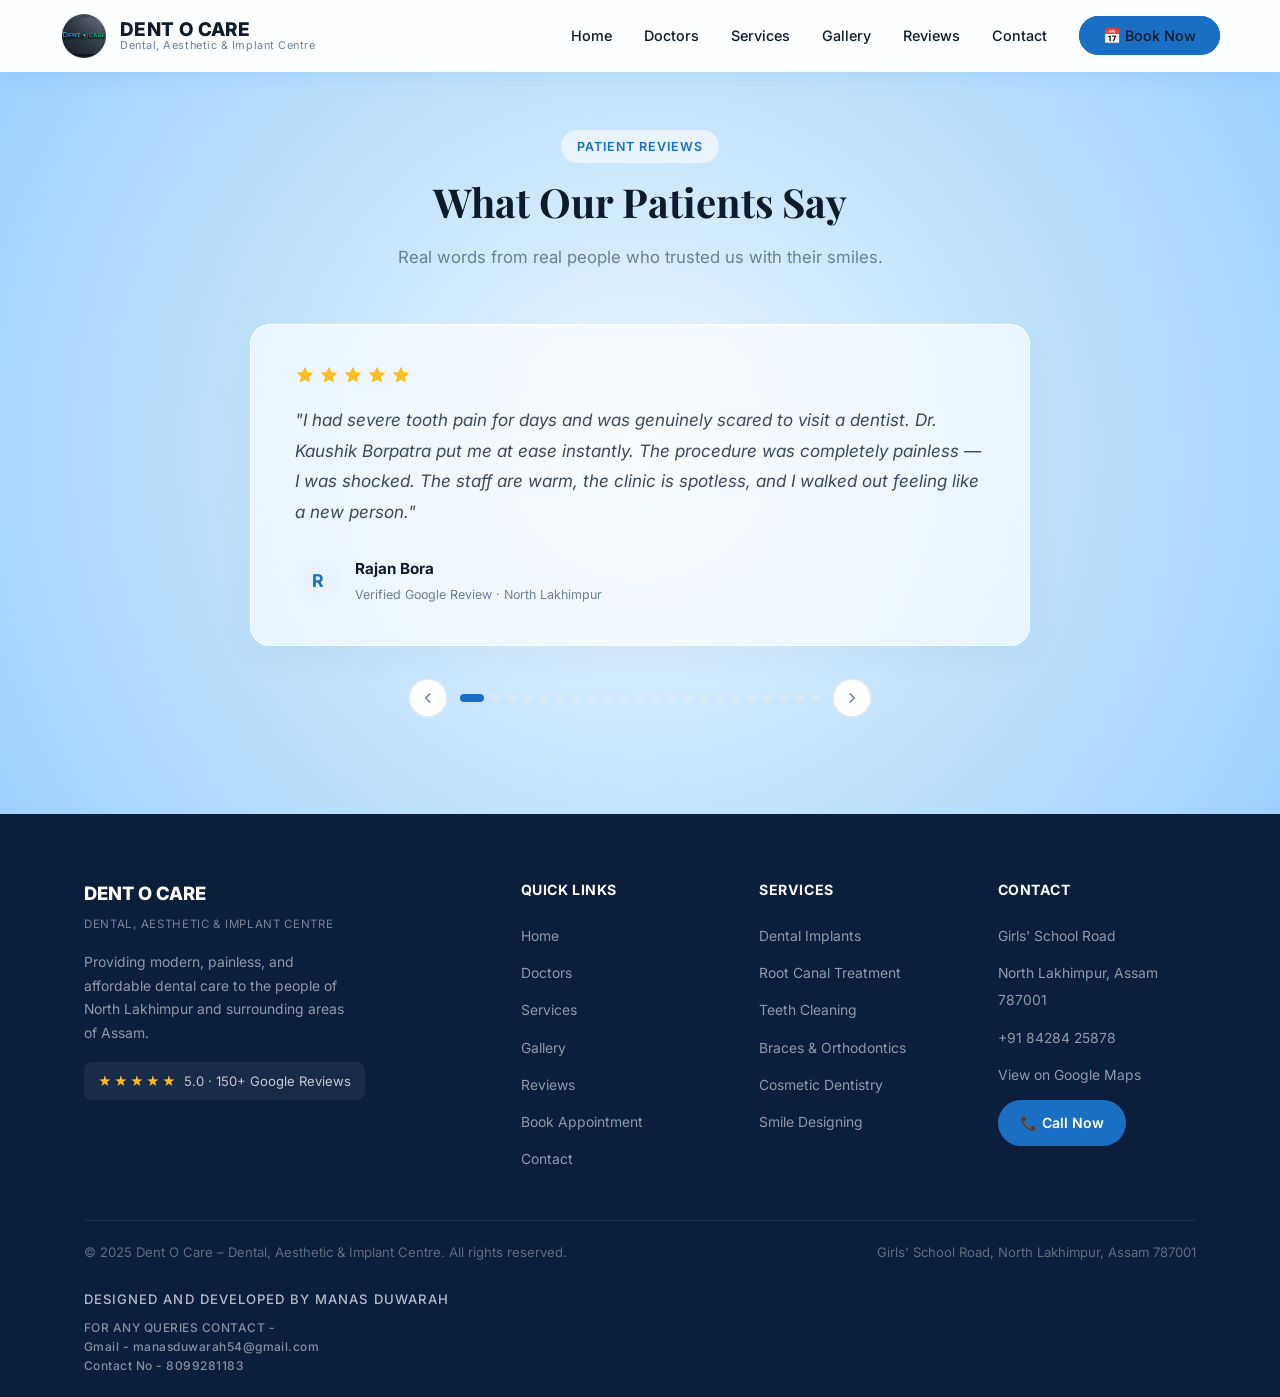
<file: reviews.html>
<!DOCTYPE html>
<html lang="en">
<head>
<meta charset="UTF-8"/>
<meta name="viewport" content="width=device-width, initial-scale=1.0"/>
<title>Dent O Care – Best Dental Clinic in North Lakhimpur</title>
<meta name="description" content="Dent O Care Dental, Aesthetic & Implant Centre offers advanced dental treatments including implants, RCT, braces, and cosmetic dentistry in North Lakhimpur."/>
<meta name="keywords" content="Best Dentist in North Lakhimpur, Dental Clinic in North Lakhimpur, Dental Implant Centre in Lakhimpur, Root Canal Treatment North Lakhimpur"/>
<meta name="robots" content="index, follow"/>
<meta property="og:title" content="Dent O Care – Best Dental Clinic in North Lakhimpur"/>
<meta property="og:description" content="Advanced dental care including implants, RCT, braces & cosmetic dentistry. Trusted by 150+ patients in North Lakhimpur, Assam."/>
<meta property="og:type" content="website"/>
<link rel="canonical" href="https://dentocare.in"/>
<link rel="stylesheet" href="style.css"/>
</head>
<body>

<!-- ===== NAVBAR ===== -->
<nav id="navbar">
  <div class="nav-inner">
    <a class="nav-logo" href="#hero">
      <img src="logo.jpg" alt="Dent O Care Logo" class="nav-logo-img"/>
      <div class="nav-logo-text">
        <span class="logo-main">DENT O CARE</span>
        <span class="logo-sub">Dental, Aesthetic &amp; Implant Centre</span>
      </div>
    </a>
    <ul class="nav-links">
      <li><a href="index.html">Home</a></li>
      <li><a href="doctors.html">Doctors</a></li>
      <li><a href="services.html">Services</a></li>
      <li><a href="gallery.html">Gallery</a></li>
      <li><a href="reviews.html">Reviews</a></li>
      <li><a href="contact.html">Contact</a></li>
      <li><a class="btn-nav" href="appointment.html">📅 Book Now</a></li>
    </ul>
    <div class="nav-hamburger" id="hamburger" aria-label="Open menu">
      <span></span><span></span><span></span>
    </div>
  </div>
</nav>
<div class="mobile-menu" id="mobileMenu">
  <a href="index.html">Home</a>
  <a href="doctors.html">Doctors</a>
  <a href="services.html">Services</a>
  <a href="gallery.html">Gallery</a>
  <a href="reviews.html">Reviews</a>
  <a href="contact.html">Contact</a>
  <a class="btn btn-primary" href="appointment.html">📅 Book Appointment</a>
</div>


<!-- ===== TESTIMONIALS ===== -->
<section class="page-top-spacing" id="testimonials">
  <div class="container">
    <div class="section-header center fade-up">
      <span class="section-badge">Patient Reviews</span>
      <h2 class="section-title">What Our Patients Say</h2>
      <p class="section-subtitle">Real words from real people who trusted us with their smiles.</p>
    </div>
    <div class="testimonials-slider fade-up">
      <div class="testimonials-track" id="testimonialsTrack">
        <div class="testimonial-card">
          <div class="testimonial-inner">
            <div class="test-stars">
              <svg viewBox="0 0 24 24" fill="currentColor"><polygon points="12 2 15.09 8.26 22 9.27 17 14.14 18.18 21.02 12 17.77 5.82 21.02 7 14.14 2 9.27 8.91 8.26 12 2"/></svg>
              <svg viewBox="0 0 24 24" fill="currentColor"><polygon points="12 2 15.09 8.26 22 9.27 17 14.14 18.18 21.02 12 17.77 5.82 21.02 7 14.14 2 9.27 8.91 8.26 12 2"/></svg>
              <svg viewBox="0 0 24 24" fill="currentColor"><polygon points="12 2 15.09 8.26 22 9.27 17 14.14 18.18 21.02 12 17.77 5.82 21.02 7 14.14 2 9.27 8.91 8.26 12 2"/></svg>
              <svg viewBox="0 0 24 24" fill="currentColor"><polygon points="12 2 15.09 8.26 22 9.27 17 14.14 18.18 21.02 12 17.77 5.82 21.02 7 14.14 2 9.27 8.91 8.26 12 2"/></svg>
              <svg viewBox="0 0 24 24" fill="currentColor"><polygon points="12 2 15.09 8.26 22 9.27 17 14.14 18.18 21.02 12 17.77 5.82 21.02 7 14.14 2 9.27 8.91 8.26 12 2"/></svg>
            </div>
            <p class="test-quote">"I had severe tooth pain for days and was genuinely scared to visit a dentist. Dr. Kaushik Borpatra put me at ease instantly. The procedure was completely painless — I was shocked. The staff are warm, the clinic is spotless, and I walked out feeling like a new person."</p>
            <div class="test-author">
              <div class="test-avatar">R</div>
              <div><div class="test-name">Rajan Bora</div><div class="test-label">Verified Google Review · North Lakhimpur</div></div>
            </div>
          </div>
        </div>
        <div class="testimonial-card">
          <div class="testimonial-inner">
            <div class="test-stars">
              <svg viewBox="0 0 24 24" fill="currentColor"><polygon points="12 2 15.09 8.26 22 9.27 17 14.14 18.18 21.02 12 17.77 5.82 21.02 7 14.14 2 9.27 8.91 8.26 12 2"/></svg>
              <svg viewBox="0 0 24 24" fill="currentColor"><polygon points="12 2 15.09 8.26 22 9.27 17 14.14 18.18 21.02 12 17.77 5.82 21.02 7 14.14 2 9.27 8.91 8.26 12 2"/></svg>
              <svg viewBox="0 0 24 24" fill="currentColor"><polygon points="12 2 15.09 8.26 22 9.27 17 14.14 18.18 21.02 12 17.77 5.82 21.02 7 14.14 2 9.27 8.91 8.26 12 2"/></svg>
              <svg viewBox="0 0 24 24" fill="currentColor"><polygon points="12 2 15.09 8.26 22 9.27 17 14.14 18.18 21.02 12 17.77 5.82 21.02 7 14.14 2 9.27 8.91 8.26 12 2"/></svg>
              <svg viewBox="0 0 24 24" fill="currentColor"><polygon points="12 2 15.09 8.26 22 9.27 17 14.14 18.18 21.02 12 17.77 5.82 21.02 7 14.14 2 9.27 8.91 8.26 12 2"/></svg>
            </div>
            <p class="test-quote">"I lost my two front teeth in an accident and was devastated. Within one week of visiting Dent O Care, I had fixed teeth that looked completely natural. I couldn't believe the result. Life-changing is an understatement — this clinic genuinely transformed my confidence."</p>
            <div class="test-author">
              <div class="test-avatar">P</div>
              <div><div class="test-name">Priya Hazarika</div><div class="test-label">Verified Google Review · Lakhimpur</div></div>
            </div>
          </div>
        </div>
        <div class="testimonial-card">
          <div class="testimonial-inner">
            <div class="test-stars">
              <svg viewBox="0 0 24 24" fill="currentColor"><polygon points="12 2 15.09 8.26 22 9.27 17 14.14 18.18 21.02 12 17.77 5.82 21.02 7 14.14 2 9.27 8.91 8.26 12 2"/></svg>
              <svg viewBox="0 0 24 24" fill="currentColor"><polygon points="12 2 15.09 8.26 22 9.27 17 14.14 18.18 21.02 12 17.77 5.82 21.02 7 14.14 2 9.27 8.91 8.26 12 2"/></svg>
              <svg viewBox="0 0 24 24" fill="currentColor"><polygon points="12 2 15.09 8.26 22 9.27 17 14.14 18.18 21.02 12 17.77 5.82 21.02 7 14.14 2 9.27 8.91 8.26 12 2"/></svg>
              <svg viewBox="0 0 24 24" fill="currentColor"><polygon points="12 2 15.09 8.26 22 9.27 17 14.14 18.18 21.02 12 17.77 5.82 21.02 7 14.14 2 9.27 8.91 8.26 12 2"/></svg>
              <svg viewBox="0 0 24 24" fill="currentColor"><polygon points="12 2 15.09 8.26 22 9.27 17 14.14 18.18 21.02 12 17.77 5.82 21.02 7 14.14 2 9.27 8.91 8.26 12 2"/></svg>
            </div>
            <p class="test-quote">"The clinic is immaculately clean, which immediately gave me confidence. What I appreciated most was how clearly Dr. Borpatra explained everything before starting. He made sure I understood what was happening at each step. That transparency made me feel completely at ease."</p>
            <div class="test-author">
              <div class="test-avatar">A</div>
              <div><div class="test-name">Ankita Sharma</div><div class="test-label">Verified Google Review · North Lakhimpur</div></div>
            </div>
          </div>
        </div>
        <div class="testimonial-card">
          <div class="testimonial-inner">
            <div class="test-stars">
              <svg viewBox="0 0 24 24" fill="currentColor"><polygon points="12 2 15.09 8.26 22 9.27 17 14.14 18.18 21.02 12 17.77 5.82 21.02 7 14.14 2 9.27 8.91 8.26 12 2"/></svg>
              <svg viewBox="0 0 24 24" fill="currentColor"><polygon points="12 2 15.09 8.26 22 9.27 17 14.14 18.18 21.02 12 17.77 5.82 21.02 7 14.14 2 9.27 8.91 8.26 12 2"/></svg>
              <svg viewBox="0 0 24 24" fill="currentColor"><polygon points="12 2 15.09 8.26 22 9.27 17 14.14 18.18 21.02 12 17.77 5.82 21.02 7 14.14 2 9.27 8.91 8.26 12 2"/></svg>
              <svg viewBox="0 0 24 24" fill="currentColor"><polygon points="12 2 15.09 8.26 22 9.27 17 14.14 18.18 21.02 12 17.77 5.82 21.02 7 14.14 2 9.27 8.91 8.26 12 2"/></svg>
              <svg viewBox="0 0 24 24" fill="currentColor"><polygon points="12 2 15.09 8.26 22 9.27 17 14.14 18.18 21.02 12 17.77 5.82 21.02 7 14.14 2 9.27 8.91 8.26 12 2"/></svg>
            </div>
            <p class="test-quote">"I had my braces done here and the results are amazing. The doctor is very knowledgeable and the treatment plan was clearly laid out from day one. Pricing is very fair and the whole team is supportive throughout. Best dental clinic in Lakhimpur, no doubt."</p>
            <div class="test-author">
              <div class="test-avatar">M</div>
              <div><div class="test-name">Manash Baruah</div><div class="test-label">Verified Google Review · Lakhimpur</div></div>
            </div>
          </div>
        </div>
              <div class="testimonial-card">
          <div class="testimonial-inner">
            <div class="test-stars">
              <svg viewBox="0 0 24 24" fill="currentColor"><polygon points="12 2 15.09 8.26 22 9.27 17 14.14 18.18 21.02 12 17.77 5.82 21.02 7 14.14 2 9.27 8.91 8.26 12 2"/></svg>
              <svg viewBox="0 0 24 24" fill="currentColor"><polygon points="12 2 15.09 8.26 22 9.27 17 14.14 18.18 21.02 12 17.77 5.82 21.02 7 14.14 2 9.27 8.91 8.26 12 2"/></svg>
              <svg viewBox="0 0 24 24" fill="currentColor"><polygon points="12 2 15.09 8.26 22 9.27 17 14.14 18.18 21.02 12 17.77 5.82 21.02 7 14.14 2 9.27 8.91 8.26 12 2"/></svg>
              <svg viewBox="0 0 24 24" fill="currentColor"><polygon points="12 2 15.09 8.26 22 9.27 17 14.14 18.18 21.02 12 17.77 5.82 21.02 7 14.14 2 9.27 8.91 8.26 12 2"/></svg>
              <svg viewBox="0 0 24 24" fill="currentColor"><polygon points="12 2 15.09 8.26 22 9.27 17 14.14 18.18 21.02 12 17.77 5.82 21.02 7 14.14 2 9.27 8.91 8.26 12 2"/></svg>
            </div>
            <p class="test-quote">"I had a wonderful experience at this clinic. The doctor is not only excellent at his work but also very compassionate and kind. He is approachable and always takes the time to answer and explain any doubts with great patience. Before every..."</p>
            <div class="test-author">
              <div class="test-avatar">Y</div>
              <div><div class="test-name">Yoongi's Pillow</div><div class="test-label">Verified Google Review · 6 months ago</div></div>
            </div>
          </div>
        </div>
        <div class="testimonial-card">
          <div class="testimonial-inner">
            <div class="test-stars">
              <svg viewBox="0 0 24 24" fill="currentColor"><polygon points="12 2 15.09 8.26 22 9.27 17 14.14 18.18 21.02 12 17.77 5.82 21.02 7 14.14 2 9.27 8.91 8.26 12 2"/></svg>
              <svg viewBox="0 0 24 24" fill="currentColor"><polygon points="12 2 15.09 8.26 22 9.27 17 14.14 18.18 21.02 12 17.77 5.82 21.02 7 14.14 2 9.27 8.91 8.26 12 2"/></svg>
              <svg viewBox="0 0 24 24" fill="currentColor"><polygon points="12 2 15.09 8.26 22 9.27 17 14.14 18.18 21.02 12 17.77 5.82 21.02 7 14.14 2 9.27 8.91 8.26 12 2"/></svg>
              <svg viewBox="0 0 24 24" fill="currentColor"><polygon points="12 2 15.09 8.26 22 9.27 17 14.14 18.18 21.02 12 17.77 5.82 21.02 7 14.14 2 9.27 8.91 8.26 12 2"/></svg>
              <svg viewBox="0 0 24 24" fill="currentColor"><polygon points="12 2 15.09 8.26 22 9.27 17 14.14 18.18 21.02 12 17.77 5.82 21.02 7 14.14 2 9.27 8.91 8.26 12 2"/></svg>
            </div>
            <p class="test-quote">"Thank you so much for your outstanding service. I am now totally cured and I'm very happy with my recovery. Thanks a lot again sir and your staff too."</p>
            <div class="test-author">
              <div class="test-avatar">P</div>
              <div><div class="test-name">Pali Borah</div><div class="test-label">Verified Google Review · 4 months ago</div></div>
            </div>
          </div>
        </div>
        <div class="testimonial-card">
          <div class="testimonial-inner">
            <div class="test-stars">
              <svg viewBox="0 0 24 24" fill="currentColor"><polygon points="12 2 15.09 8.26 22 9.27 17 14.14 18.18 21.02 12 17.77 5.82 21.02 7 14.14 2 9.27 8.91 8.26 12 2"/></svg>
              <svg viewBox="0 0 24 24" fill="currentColor"><polygon points="12 2 15.09 8.26 22 9.27 17 14.14 18.18 21.02 12 17.77 5.82 21.02 7 14.14 2 9.27 8.91 8.26 12 2"/></svg>
              <svg viewBox="0 0 24 24" fill="currentColor"><polygon points="12 2 15.09 8.26 22 9.27 17 14.14 18.18 21.02 12 17.77 5.82 21.02 7 14.14 2 9.27 8.91 8.26 12 2"/></svg>
              <svg viewBox="0 0 24 24" fill="currentColor"><polygon points="12 2 15.09 8.26 22 9.27 17 14.14 18.18 21.02 12 17.77 5.82 21.02 7 14.14 2 9.27 8.91 8.26 12 2"/></svg>
              <svg viewBox="0 0 24 24" fill="currentColor"><polygon points="12 2 15.09 8.26 22 9.27 17 14.14 18.18 21.02 12 17.77 5.82 21.02 7 14.14 2 9.27 8.91 8.26 12 2"/></svg>
            </div>
            <p class="test-quote">"Commendable service with well and friendly behaviour. One of the best dentists of the town."</p>
            <div class="test-author">
              <div class="test-avatar">B</div>
              <div><div class="test-name">bornali hazarika</div><div class="test-label">Verified Google Review · a month ago</div></div>
            </div>
          </div>
        </div>
        <div class="testimonial-card">
          <div class="testimonial-inner">
            <div class="test-stars">
              <svg viewBox="0 0 24 24" fill="currentColor"><polygon points="12 2 15.09 8.26 22 9.27 17 14.14 18.18 21.02 12 17.77 5.82 21.02 7 14.14 2 9.27 8.91 8.26 12 2"/></svg>
              <svg viewBox="0 0 24 24" fill="currentColor"><polygon points="12 2 15.09 8.26 22 9.27 17 14.14 18.18 21.02 12 17.77 5.82 21.02 7 14.14 2 9.27 8.91 8.26 12 2"/></svg>
              <svg viewBox="0 0 24 24" fill="currentColor"><polygon points="12 2 15.09 8.26 22 9.27 17 14.14 18.18 21.02 12 17.77 5.82 21.02 7 14.14 2 9.27 8.91 8.26 12 2"/></svg>
              <svg viewBox="0 0 24 24" fill="currentColor"><polygon points="12 2 15.09 8.26 22 9.27 17 14.14 18.18 21.02 12 17.77 5.82 21.02 7 14.14 2 9.27 8.91 8.26 12 2"/></svg>
              <svg viewBox="0 0 24 24" fill="currentColor"><polygon points="12 2 15.09 8.26 22 9.27 17 14.14 18.18 21.02 12 17.77 5.82 21.02 7 14.14 2 9.27 8.91 8.26 12 2"/></svg>
            </div>
            <p class="test-quote">"Very friendly dentist and does excellent work.He fixed my teeth one year ago perfectly after another doctor tried and failed multiple times. I would highly recommend."</p>
            <div class="test-author">
              <div class="test-avatar">B</div>
              <div><div class="test-name">Benu C</div><div class="test-label">Verified Google Review · 6 months ago</div></div>
            </div>
          </div>
        </div>
        <div class="testimonial-card">
          <div class="testimonial-inner">
            <div class="test-stars">
              <svg viewBox="0 0 24 24" fill="currentColor"><polygon points="12 2 15.09 8.26 22 9.27 17 14.14 18.18 21.02 12 17.77 5.82 21.02 7 14.14 2 9.27 8.91 8.26 12 2"/></svg>
              <svg viewBox="0 0 24 24" fill="currentColor"><polygon points="12 2 15.09 8.26 22 9.27 17 14.14 18.18 21.02 12 17.77 5.82 21.02 7 14.14 2 9.27 8.91 8.26 12 2"/></svg>
              <svg viewBox="0 0 24 24" fill="currentColor"><polygon points="12 2 15.09 8.26 22 9.27 17 14.14 18.18 21.02 12 17.77 5.82 21.02 7 14.14 2 9.27 8.91 8.26 12 2"/></svg>
              <svg viewBox="0 0 24 24" fill="currentColor"><polygon points="12 2 15.09 8.26 22 9.27 17 14.14 18.18 21.02 12 17.77 5.82 21.02 7 14.14 2 9.27 8.91 8.26 12 2"/></svg>
              <svg viewBox="0 0 24 24" fill="currentColor"><polygon points="12 2 15.09 8.26 22 9.27 17 14.14 18.18 21.02 12 17.77 5.82 21.02 7 14.14 2 9.27 8.91 8.26 12 2"/></svg>
            </div>
            <p class="test-quote">"I'm totally satisfied and it was worth a visit. Dr. Kauchik & crew took utmost care during scaling and explained everything about dental care, place was hygienic & also parking available."</p>
            <div class="test-author">
              <div class="test-avatar">U</div>
              <div><div class="test-name">Udita Das</div><div class="test-label">Verified Google Review · a year ago</div></div>
            </div>
          </div>
        </div>
        <div class="testimonial-card">
          <div class="testimonial-inner">
            <div class="test-stars">
              <svg viewBox="0 0 24 24" fill="currentColor"><polygon points="12 2 15.09 8.26 22 9.27 17 14.14 18.18 21.02 12 17.77 5.82 21.02 7 14.14 2 9.27 8.91 8.26 12 2"/></svg>
              <svg viewBox="0 0 24 24" fill="currentColor"><polygon points="12 2 15.09 8.26 22 9.27 17 14.14 18.18 21.02 12 17.77 5.82 21.02 7 14.14 2 9.27 8.91 8.26 12 2"/></svg>
              <svg viewBox="0 0 24 24" fill="currentColor"><polygon points="12 2 15.09 8.26 22 9.27 17 14.14 18.18 21.02 12 17.77 5.82 21.02 7 14.14 2 9.27 8.91 8.26 12 2"/></svg>
              <svg viewBox="0 0 24 24" fill="currentColor"><polygon points="12 2 15.09 8.26 22 9.27 17 14.14 18.18 21.02 12 17.77 5.82 21.02 7 14.14 2 9.27 8.91 8.26 12 2"/></svg>
              <svg viewBox="0 0 24 24" fill="currentColor"><polygon points="12 2 15.09 8.26 22 9.27 17 14.14 18.18 21.02 12 17.77 5.82 21.02 7 14.14 2 9.27 8.91 8.26 12 2"/></svg>
            </div>
            <p class="test-quote">"Very good clinic .Dr. Kaushik Borpatra and team provide excellent care. Quick service and very friendly atmosphere."</p>
            <div class="test-author">
              <div class="test-avatar">A</div>
              <div><div class="test-name">Abhijit Konwar</div><div class="test-label">Verified Google Review · 6 months ago</div></div>
            </div>
          </div>
        </div>
        <div class="testimonial-card">
          <div class="testimonial-inner">
            <div class="test-stars">
              <svg viewBox="0 0 24 24" fill="currentColor"><polygon points="12 2 15.09 8.26 22 9.27 17 14.14 18.18 21.02 12 17.77 5.82 21.02 7 14.14 2 9.27 8.91 8.26 12 2"/></svg>
              <svg viewBox="0 0 24 24" fill="currentColor"><polygon points="12 2 15.09 8.26 22 9.27 17 14.14 18.18 21.02 12 17.77 5.82 21.02 7 14.14 2 9.27 8.91 8.26 12 2"/></svg>
              <svg viewBox="0 0 24 24" fill="currentColor"><polygon points="12 2 15.09 8.26 22 9.27 17 14.14 18.18 21.02 12 17.77 5.82 21.02 7 14.14 2 9.27 8.91 8.26 12 2"/></svg>
              <svg viewBox="0 0 24 24" fill="currentColor"><polygon points="12 2 15.09 8.26 22 9.27 17 14.14 18.18 21.02 12 17.77 5.82 21.02 7 14.14 2 9.27 8.91 8.26 12 2"/></svg>
              <svg viewBox="0 0 24 24" fill="currentColor"><polygon points="12 2 15.09 8.26 22 9.27 17 14.14 18.18 21.02 12 17.77 5.82 21.02 7 14.14 2 9.27 8.91 8.26 12 2"/></svg>
            </div>
            <p class="test-quote">"Had been suffering from excruciating pain from many days but Dr. Kaushik cured the pain and fixed my teeth in only a few minutes. My pain is totally gone and i am able to eat normally like before ...all thanks to Dr.Kaushik and his friendly staff.💯"</p>
            <div class="test-author">
              <div class="test-avatar">A</div>
              <div><div class="test-name">anigogoi Ggi</div><div class="test-label">Verified Google Review · 2 years ago</div></div>
            </div>
          </div>
        </div>
        <div class="testimonial-card">
          <div class="testimonial-inner">
            <div class="test-stars">
              <svg viewBox="0 0 24 24" fill="currentColor"><polygon points="12 2 15.09 8.26 22 9.27 17 14.14 18.18 21.02 12 17.77 5.82 21.02 7 14.14 2 9.27 8.91 8.26 12 2"/></svg>
              <svg viewBox="0 0 24 24" fill="currentColor"><polygon points="12 2 15.09 8.26 22 9.27 17 14.14 18.18 21.02 12 17.77 5.82 21.02 7 14.14 2 9.27 8.91 8.26 12 2"/></svg>
              <svg viewBox="0 0 24 24" fill="currentColor"><polygon points="12 2 15.09 8.26 22 9.27 17 14.14 18.18 21.02 12 17.77 5.82 21.02 7 14.14 2 9.27 8.91 8.26 12 2"/></svg>
              <svg viewBox="0 0 24 24" fill="currentColor"><polygon points="12 2 15.09 8.26 22 9.27 17 14.14 18.18 21.02 12 17.77 5.82 21.02 7 14.14 2 9.27 8.91 8.26 12 2"/></svg>
              <svg viewBox="0 0 24 24" fill="currentColor"><polygon points="12 2 15.09 8.26 22 9.27 17 14.14 18.18 21.02 12 17.77 5.82 21.02 7 14.14 2 9.27 8.91 8.26 12 2"/></svg>
            </div>
            <p class="test-quote">"I've lost my front 3 teeth during an accident last year and I didn't knew about what to do. Somehow I visited dr. Kaushik borpatra and he gave me a fixed teeth setting within 1 week and also with warranty of 20 years now I can live the normal life.. thaks to the team dent o care"</p>
            <div class="test-author">
              <div class="test-avatar">B</div>
              <div><div class="test-name">Biman Chutia</div><div class="test-label">Verified Google Review · 7 months ago</div></div>
            </div>
          </div>
        </div>
        <div class="testimonial-card">
          <div class="testimonial-inner">
            <div class="test-stars">
              <svg viewBox="0 0 24 24" fill="currentColor"><polygon points="12 2 15.09 8.26 22 9.27 17 14.14 18.18 21.02 12 17.77 5.82 21.02 7 14.14 2 9.27 8.91 8.26 12 2"/></svg>
              <svg viewBox="0 0 24 24" fill="currentColor"><polygon points="12 2 15.09 8.26 22 9.27 17 14.14 18.18 21.02 12 17.77 5.82 21.02 7 14.14 2 9.27 8.91 8.26 12 2"/></svg>
              <svg viewBox="0 0 24 24" fill="currentColor"><polygon points="12 2 15.09 8.26 22 9.27 17 14.14 18.18 21.02 12 17.77 5.82 21.02 7 14.14 2 9.27 8.91 8.26 12 2"/></svg>
              <svg viewBox="0 0 24 24" fill="currentColor"><polygon points="12 2 15.09 8.26 22 9.27 17 14.14 18.18 21.02 12 17.77 5.82 21.02 7 14.14 2 9.27 8.91 8.26 12 2"/></svg>
              <svg viewBox="0 0 24 24" fill="currentColor"><polygon points="12 2 15.09 8.26 22 9.27 17 14.14 18.18 21.02 12 17.77 5.82 21.02 7 14.14 2 9.27 8.91 8.26 12 2"/></svg>
            </div>
            <p class="test-quote">"Amazing care! This clinic is providing exceptional services. One of the core aspects of this clinic is that they are taking care of people before profit. I highly recommend Dr kaushik for your dental needs. He's very professional, friendly and puts you at ease. Also his staff are very friendly and accommodating too.."</p>
            <div class="test-author">
              <div class="test-avatar">B</div>
              <div><div class="test-name">baby das</div><div class="test-label">Verified Google Review · a year ago</div></div>
            </div>
          </div>
        </div>
        <div class="testimonial-card">
          <div class="testimonial-inner">
            <div class="test-stars">
              <svg viewBox="0 0 24 24" fill="currentColor"><polygon points="12 2 15.09 8.26 22 9.27 17 14.14 18.18 21.02 12 17.77 5.82 21.02 7 14.14 2 9.27 8.91 8.26 12 2"/></svg>
              <svg viewBox="0 0 24 24" fill="currentColor"><polygon points="12 2 15.09 8.26 22 9.27 17 14.14 18.18 21.02 12 17.77 5.82 21.02 7 14.14 2 9.27 8.91 8.26 12 2"/></svg>
              <svg viewBox="0 0 24 24" fill="currentColor"><polygon points="12 2 15.09 8.26 22 9.27 17 14.14 18.18 21.02 12 17.77 5.82 21.02 7 14.14 2 9.27 8.91 8.26 12 2"/></svg>
              <svg viewBox="0 0 24 24" fill="currentColor"><polygon points="12 2 15.09 8.26 22 9.27 17 14.14 18.18 21.02 12 17.77 5.82 21.02 7 14.14 2 9.27 8.91 8.26 12 2"/></svg>
              <svg viewBox="0 0 24 24" fill="currentColor"><polygon points="12 2 15.09 8.26 22 9.27 17 14.14 18.18 21.02 12 17.77 5.82 21.02 7 14.14 2 9.27 8.91 8.26 12 2"/></svg>
            </div>
            <p class="test-quote">"I recently visited this dental clinic, and I must say, it was a truly exceptional experience. The dentist was outstanding, professional, gentle, and extremely skilled. The treatment was remarkably painless and completed in a remarkably..."</p>
            <div class="test-author">
              <div class="test-avatar">P</div>
              <div><div class="test-name">Parikhit Phonglo</div><div class="test-label">Verified Google Review · a year ago</div></div>
            </div>
          </div>
        </div>
        <div class="testimonial-card">
          <div class="testimonial-inner">
            <div class="test-stars">
              <svg viewBox="0 0 24 24" fill="currentColor"><polygon points="12 2 15.09 8.26 22 9.27 17 14.14 18.18 21.02 12 17.77 5.82 21.02 7 14.14 2 9.27 8.91 8.26 12 2"/></svg>
              <svg viewBox="0 0 24 24" fill="currentColor"><polygon points="12 2 15.09 8.26 22 9.27 17 14.14 18.18 21.02 12 17.77 5.82 21.02 7 14.14 2 9.27 8.91 8.26 12 2"/></svg>
              <svg viewBox="0 0 24 24" fill="currentColor"><polygon points="12 2 15.09 8.26 22 9.27 17 14.14 18.18 21.02 12 17.77 5.82 21.02 7 14.14 2 9.27 8.91 8.26 12 2"/></svg>
              <svg viewBox="0 0 24 24" fill="currentColor"><polygon points="12 2 15.09 8.26 22 9.27 17 14.14 18.18 21.02 12 17.77 5.82 21.02 7 14.14 2 9.27 8.91 8.26 12 2"/></svg>
              <svg viewBox="0 0 24 24" fill="currentColor"><polygon points="12 2 15.09 8.26 22 9.27 17 14.14 18.18 21.02 12 17.77 5.82 21.02 7 14.14 2 9.27 8.91 8.26 12 2"/></svg>
            </div>
            <p class="test-quote">"I had an exceptional experience at Dent o Care. From the moment I walked in, the staff was welcoming and professional. Dr. Kaushik is not only highly skilled but also takes the time to explain every step of the procedure, which put me at..."</p>
            <div class="test-author">
              <div class="test-avatar">N</div>
              <div><div class="test-name">Nabapallab Nath</div><div class="test-label">Verified Google Review · a year ago</div></div>
            </div>
          </div>
        </div>
        <div class="testimonial-card">
          <div class="testimonial-inner">
            <div class="test-stars">
              <svg viewBox="0 0 24 24" fill="currentColor"><polygon points="12 2 15.09 8.26 22 9.27 17 14.14 18.18 21.02 12 17.77 5.82 21.02 7 14.14 2 9.27 8.91 8.26 12 2"/></svg>
              <svg viewBox="0 0 24 24" fill="currentColor"><polygon points="12 2 15.09 8.26 22 9.27 17 14.14 18.18 21.02 12 17.77 5.82 21.02 7 14.14 2 9.27 8.91 8.26 12 2"/></svg>
              <svg viewBox="0 0 24 24" fill="currentColor"><polygon points="12 2 15.09 8.26 22 9.27 17 14.14 18.18 21.02 12 17.77 5.82 21.02 7 14.14 2 9.27 8.91 8.26 12 2"/></svg>
              <svg viewBox="0 0 24 24" fill="currentColor"><polygon points="12 2 15.09 8.26 22 9.27 17 14.14 18.18 21.02 12 17.77 5.82 21.02 7 14.14 2 9.27 8.91 8.26 12 2"/></svg>
              <svg viewBox="0 0 24 24" fill="currentColor"><polygon points="12 2 15.09 8.26 22 9.27 17 14.14 18.18 21.02 12 17.77 5.82 21.02 7 14.14 2 9.27 8.91 8.26 12 2"/></svg>
            </div>
            <p class="test-quote">"I recently had a fantastic experience at dent o care for my braces treatment. From the moment I walked in, the staff was welcoming and professional. The orthodontist took the time to explain the entire process and answered all my questions,..."</p>
            <div class="test-author">
              <div class="test-avatar">S</div>
              <div><div class="test-name">Sapna Saikia</div><div class="test-label">Verified Google Review · a year ago</div></div>
            </div>
          </div>
        </div>
        <div class="testimonial-card">
          <div class="testimonial-inner">
            <div class="test-stars">
              <svg viewBox="0 0 24 24" fill="currentColor"><polygon points="12 2 15.09 8.26 22 9.27 17 14.14 18.18 21.02 12 17.77 5.82 21.02 7 14.14 2 9.27 8.91 8.26 12 2"/></svg>
              <svg viewBox="0 0 24 24" fill="currentColor"><polygon points="12 2 15.09 8.26 22 9.27 17 14.14 18.18 21.02 12 17.77 5.82 21.02 7 14.14 2 9.27 8.91 8.26 12 2"/></svg>
              <svg viewBox="0 0 24 24" fill="currentColor"><polygon points="12 2 15.09 8.26 22 9.27 17 14.14 18.18 21.02 12 17.77 5.82 21.02 7 14.14 2 9.27 8.91 8.26 12 2"/></svg>
              <svg viewBox="0 0 24 24" fill="currentColor"><polygon points="12 2 15.09 8.26 22 9.27 17 14.14 18.18 21.02 12 17.77 5.82 21.02 7 14.14 2 9.27 8.91 8.26 12 2"/></svg>
              <svg viewBox="0 0 24 24" fill="currentColor"><polygon points="12 2 15.09 8.26 22 9.27 17 14.14 18.18 21.02 12 17.77 5.82 21.02 7 14.14 2 9.27 8.91 8.26 12 2"/></svg>
            </div>
            <p class="test-quote">"very good experience.. dentist is friendly and explains in details"</p>
            <div class="test-author">
              <div class="test-avatar">S</div>
              <div><div class="test-name">Siddhartha Das</div><div class="test-label">Verified Google Review · 3 months ago</div></div>
            </div>
          </div>
        </div>
        <div class="testimonial-card">
          <div class="testimonial-inner">
            <div class="test-stars">
              <svg viewBox="0 0 24 24" fill="currentColor"><polygon points="12 2 15.09 8.26 22 9.27 17 14.14 18.18 21.02 12 17.77 5.82 21.02 7 14.14 2 9.27 8.91 8.26 12 2"/></svg>
              <svg viewBox="0 0 24 24" fill="currentColor"><polygon points="12 2 15.09 8.26 22 9.27 17 14.14 18.18 21.02 12 17.77 5.82 21.02 7 14.14 2 9.27 8.91 8.26 12 2"/></svg>
              <svg viewBox="0 0 24 24" fill="currentColor"><polygon points="12 2 15.09 8.26 22 9.27 17 14.14 18.18 21.02 12 17.77 5.82 21.02 7 14.14 2 9.27 8.91 8.26 12 2"/></svg>
              <svg viewBox="0 0 24 24" fill="currentColor"><polygon points="12 2 15.09 8.26 22 9.27 17 14.14 18.18 21.02 12 17.77 5.82 21.02 7 14.14 2 9.27 8.91 8.26 12 2"/></svg>
              <svg viewBox="0 0 24 24" fill="currentColor"><polygon points="12 2 15.09 8.26 22 9.27 17 14.14 18.18 21.02 12 17.77 5.82 21.02 7 14.14 2 9.27 8.91 8.26 12 2"/></svg>
            </div>
            <p class="test-quote">"I couldn't be happier with the care I receive. Dr. Kaushik is incredibly knowledgeable, professional, and compassionate. The clinic is always clean and welcoming, and the staff are friendly and efficient. Whether it's a routine check-up or..."</p>
            <div class="test-author">
              <div class="test-avatar">A</div>
              <div><div class="test-name">Abhijit Borah</div><div class="test-label">Verified Google Review · a year ago</div></div>
            </div>
          </div>
        </div>
        <div class="testimonial-card">
          <div class="testimonial-inner">
            <div class="test-stars">
              <svg viewBox="0 0 24 24" fill="currentColor"><polygon points="12 2 15.09 8.26 22 9.27 17 14.14 18.18 21.02 12 17.77 5.82 21.02 7 14.14 2 9.27 8.91 8.26 12 2"/></svg>
              <svg viewBox="0 0 24 24" fill="currentColor"><polygon points="12 2 15.09 8.26 22 9.27 17 14.14 18.18 21.02 12 17.77 5.82 21.02 7 14.14 2 9.27 8.91 8.26 12 2"/></svg>
              <svg viewBox="0 0 24 24" fill="currentColor"><polygon points="12 2 15.09 8.26 22 9.27 17 14.14 18.18 21.02 12 17.77 5.82 21.02 7 14.14 2 9.27 8.91 8.26 12 2"/></svg>
              <svg viewBox="0 0 24 24" fill="currentColor"><polygon points="12 2 15.09 8.26 22 9.27 17 14.14 18.18 21.02 12 17.77 5.82 21.02 7 14.14 2 9.27 8.91 8.26 12 2"/></svg>
              <svg viewBox="0 0 24 24" fill="currentColor"><polygon points="12 2 15.09 8.26 22 9.27 17 14.14 18.18 21.02 12 17.77 5.82 21.02 7 14.14 2 9.27 8.91 8.26 12 2"/></svg>
            </div>
            <p class="test-quote">"Good and friendly environment dental clinic. All procedures are carried out smoothly. Highly recommended."</p>
            <div class="test-author">
              <div class="test-avatar">L</div>
              <div><div class="test-name">lakhinath takoe</div><div class="test-label">Verified Google Review · 8 months ago</div></div>
            </div>
          </div>
        </div>
        <div class="testimonial-card">
          <div class="testimonial-inner">
            <div class="test-stars">
              <svg viewBox="0 0 24 24" fill="currentColor"><polygon points="12 2 15.09 8.26 22 9.27 17 14.14 18.18 21.02 12 17.77 5.82 21.02 7 14.14 2 9.27 8.91 8.26 12 2"/></svg>
              <svg viewBox="0 0 24 24" fill="currentColor"><polygon points="12 2 15.09 8.26 22 9.27 17 14.14 18.18 21.02 12 17.77 5.82 21.02 7 14.14 2 9.27 8.91 8.26 12 2"/></svg>
              <svg viewBox="0 0 24 24" fill="currentColor"><polygon points="12 2 15.09 8.26 22 9.27 17 14.14 18.18 21.02 12 17.77 5.82 21.02 7 14.14 2 9.27 8.91 8.26 12 2"/></svg>
              <svg viewBox="0 0 24 24" fill="currentColor"><polygon points="12 2 15.09 8.26 22 9.27 17 14.14 18.18 21.02 12 17.77 5.82 21.02 7 14.14 2 9.27 8.91 8.26 12 2"/></svg>
              <svg viewBox="0 0 24 24" fill="currentColor"><polygon points="12 2 15.09 8.26 22 9.27 17 14.14 18.18 21.02 12 17.77 5.82 21.02 7 14.14 2 9.27 8.91 8.26 12 2"/></svg>
            </div>
            <p class="test-quote">"One of the best clinic with the best dental doctor in town. They provide the best dental services with latest technology. Have visit there since it’s opening and every visit brings a smile in my face. Thank you Dr. Kaushik Borpatra and..."</p>
            <div class="test-author">
              <div class="test-avatar">M</div>
              <div><div class="test-name">Meghna Borgohain</div><div class="test-label">Verified Google Review · 2 years ago</div></div>
            </div>
          </div>
        </div>
        <div class="testimonial-card">
          <div class="testimonial-inner">
            <div class="test-stars">
              <svg viewBox="0 0 24 24" fill="currentColor"><polygon points="12 2 15.09 8.26 22 9.27 17 14.14 18.18 21.02 12 17.77 5.82 21.02 7 14.14 2 9.27 8.91 8.26 12 2"/></svg>
              <svg viewBox="0 0 24 24" fill="currentColor"><polygon points="12 2 15.09 8.26 22 9.27 17 14.14 18.18 21.02 12 17.77 5.82 21.02 7 14.14 2 9.27 8.91 8.26 12 2"/></svg>
              <svg viewBox="0 0 24 24" fill="currentColor"><polygon points="12 2 15.09 8.26 22 9.27 17 14.14 18.18 21.02 12 17.77 5.82 21.02 7 14.14 2 9.27 8.91 8.26 12 2"/></svg>
              <svg viewBox="0 0 24 24" fill="currentColor"><polygon points="12 2 15.09 8.26 22 9.27 17 14.14 18.18 21.02 12 17.77 5.82 21.02 7 14.14 2 9.27 8.91 8.26 12 2"/></svg>
              <svg viewBox="0 0 24 24" fill="currentColor"><polygon points="12 2 15.09 8.26 22 9.27 17 14.14 18.18 21.02 12 17.77 5.82 21.02 7 14.14 2 9.27 8.91 8.26 12 2"/></svg>
            </div>
            <p class="test-quote">"The best dentist I have ever visited. Exceptional dental care at DENT O CARE. Reasonable fees, friendly staff, and a patient-friendly dentist. I had a challenging RCT done a year ago, previously deemed impossible by other dentists. No..."</p>
            <div class="test-author">
              <div class="test-avatar">K</div>
              <div><div class="test-name">Krishna Pratim Bordoloi</div><div class="test-label">Verified Google Review · 2 years ago</div></div>
            </div>
          </div>
        </div>
        <div class="testimonial-card">
          <div class="testimonial-inner">
            <div class="test-stars">
              <svg viewBox="0 0 24 24" fill="currentColor"><polygon points="12 2 15.09 8.26 22 9.27 17 14.14 18.18 21.02 12 17.77 5.82 21.02 7 14.14 2 9.27 8.91 8.26 12 2"/></svg>
              <svg viewBox="0 0 24 24" fill="currentColor"><polygon points="12 2 15.09 8.26 22 9.27 17 14.14 18.18 21.02 12 17.77 5.82 21.02 7 14.14 2 9.27 8.91 8.26 12 2"/></svg>
              <svg viewBox="0 0 24 24" fill="currentColor"><polygon points="12 2 15.09 8.26 22 9.27 17 14.14 18.18 21.02 12 17.77 5.82 21.02 7 14.14 2 9.27 8.91 8.26 12 2"/></svg>
              <svg viewBox="0 0 24 24" fill="currentColor"><polygon points="12 2 15.09 8.26 22 9.27 17 14.14 18.18 21.02 12 17.77 5.82 21.02 7 14.14 2 9.27 8.91 8.26 12 2"/></svg>
              <svg viewBox="0 0 24 24" fill="currentColor"><polygon points="12 2 15.09 8.26 22 9.27 17 14.14 18.18 21.02 12 17.77 5.82 21.02 7 14.14 2 9.27 8.91 8.26 12 2"/></svg>
            </div>
            <p class="test-quote">"I really like their kind gesture towards their patients....i personally like their treatment....u can ofc give it a try, n trust me they will surely not disappoint u."</p>
            <div class="test-author">
              <div class="test-avatar">P</div>
              <div><div class="test-name">Patient</div><div class="test-label">Verified Google Review · a year ago</div></div>
            </div>
          </div>
        </div>
</div>
      <div class="test-controls">
        <button class="test-btn" id="testPrev" aria-label="Previous review">
          <svg viewBox="0 0 24 24" fill="none" stroke="currentColor" stroke-width="2"><polyline points="15 18 9 12 15 6"/></svg>
        </button>
        <div class="test-dots">
          <div class="test-dot active" data-i="0"></div>
          <div class="test-dot" data-i="1"></div>
          <div class="test-dot" data-i="2"></div>
          <div class="test-dot" data-i="3"></div>
          <div class="test-dot" data-i="4"></div>
          <div class="test-dot" data-i="5"></div>
          <div class="test-dot" data-i="6"></div>
          <div class="test-dot" data-i="7"></div>
          <div class="test-dot" data-i="8"></div>
          <div class="test-dot" data-i="9"></div>
          <div class="test-dot" data-i="10"></div>
          <div class="test-dot" data-i="11"></div>
          <div class="test-dot" data-i="12"></div>
          <div class="test-dot" data-i="13"></div>
          <div class="test-dot" data-i="14"></div>
          <div class="test-dot" data-i="15"></div>
          <div class="test-dot" data-i="16"></div>
          <div class="test-dot" data-i="17"></div>
          <div class="test-dot" data-i="18"></div>
          <div class="test-dot" data-i="19"></div>
          <div class="test-dot" data-i="20"></div>
          <div class="test-dot" data-i="21"></div>
        </div>
        <button class="test-btn" id="testNext" aria-label="Next review">
          <svg viewBox="0 0 24 24" fill="none" stroke="currentColor" stroke-width="2"><polyline points="9 18 15 12 9 6"/></svg>
        </button>
      </div>
    </div>
  </div>
</section>


<!-- ===== FOOTER ===== -->
<footer id="footer">
  <div class="container">
    <div class="footer-grid">
      <div class="footer-brand">
        <div class="footer-logo">DENT O CARE</div>
        <div class="footer-logo-sub">Dental, Aesthetic &amp; Implant Centre</div>
        <p>Providing modern, painless, and affordable dental care to the people of North Lakhimpur and surrounding areas of Assam.</p>
        <div class="footer-rating">
          <span class="stars">★★★★★</span>
          <span>5.0 · 150+ Google Reviews</span>
        </div>
      </div>
      <div class="footer-col">
        <h4>Quick Links</h4>
        <ul>
          <li><a href="index.html">Home</a></li>
          <li><a href="doctors.html">Doctors</a></li>
          <li><a href="services.html">Services</a></li>
          <li><a href="gallery.html">Gallery</a></li>
          <li><a href="reviews.html">Reviews</a></li>
          <li><a href="appointment.html">Book Appointment</a></li>
          <li><a href="contact.html">Contact</a></li>
        </ul>
      </div>
      <div class="footer-col">
        <h4>Services</h4>
        <ul>
          <li><a href="services.html">Dental Implants</a></li>
          <li><a href="services.html">Root Canal Treatment</a></li>
          <li><a href="services.html">Teeth Cleaning</a></li>
          <li><a href="services.html">Braces &amp; Orthodontics</a></li>
          <li><a href="services.html">Cosmetic Dentistry</a></li>
          <li><a href="services.html">Smile Designing</a></li>
        </ul>
      </div>
      <div class="footer-col">
        <h4>Contact</h4>
        <ul>
          <li><a href="contact.html">Girls' School Road</a></li>
          <li><a href="contact.html">North Lakhimpur, Assam 787001</a></li>
          <li><a href="tel:+918428425878">+91 84284 25878</a></li>
          <li><a href="contact.html">View on Google Maps</a></li>
        </ul>
        <a class="footer-call-btn" href="tel:+918428425878">📞 Call Now</a>
      </div>
    </div>
    <div class="footer-bottom">
      <p>&copy; 2025 Dent O Care – Dental, Aesthetic &amp; Implant Centre. All rights reserved.</p>
      <p>Girls' School Road, North Lakhimpur, Assam 787001</p>
      <p style="margin-top: 12px; font-size: 0.82rem; font-weight: 500; letter-spacing: 0.08em; color: rgba(255,255,255,0.7);">
        DESIGNED AND DEVELOPED BY MANAS DUWARAH<br>
        <span style="font-size: 0.75rem; letter-spacing: 0.04em; color: rgba(255,255,255,0.5); display: inline-block; margin-top: 8px; line-height: 1.6;">
          FOR ANY QUERIES CONTACT -<br>
          Gmail - manasduwarah54@gmail.com<br>
          Contact No - 8099281183
        </span>
      </p>
    </div>
  </div>
</footer>

<script src="main.js"></script>
</body>
</html>
</file>
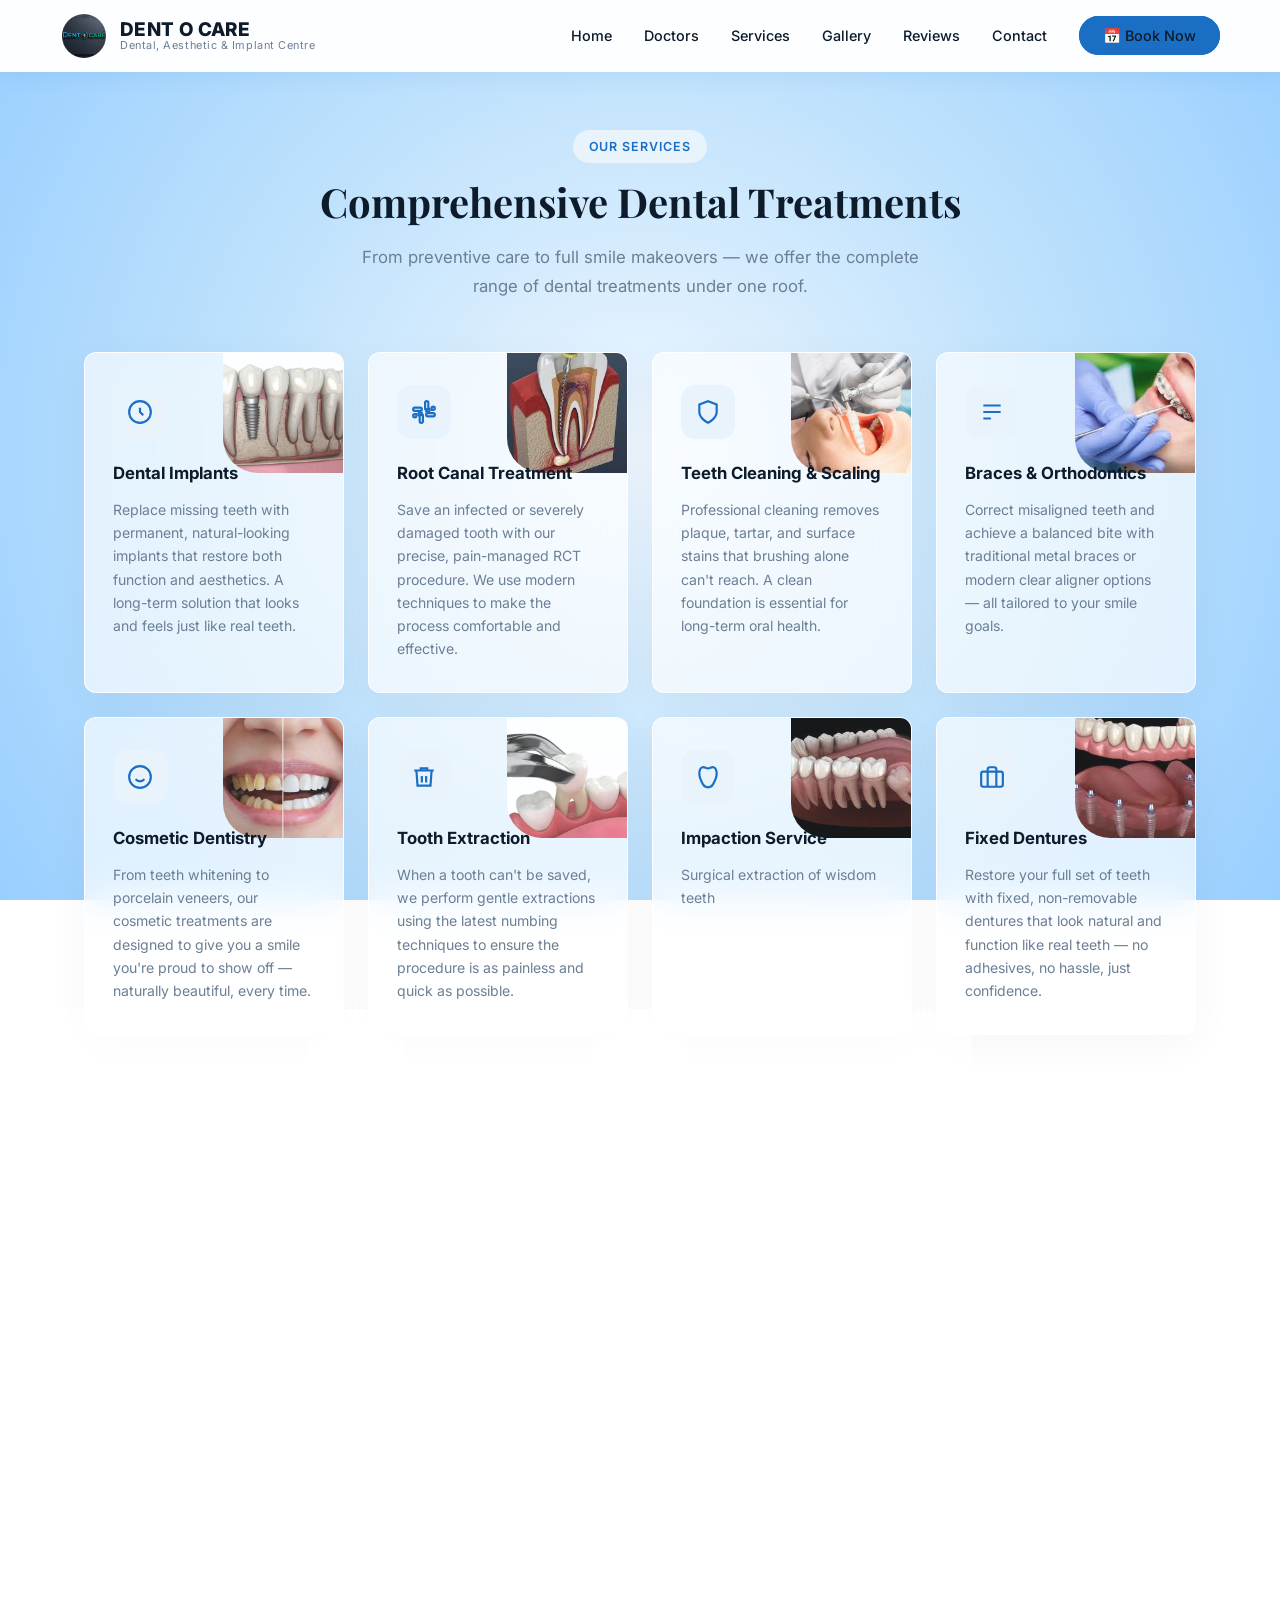
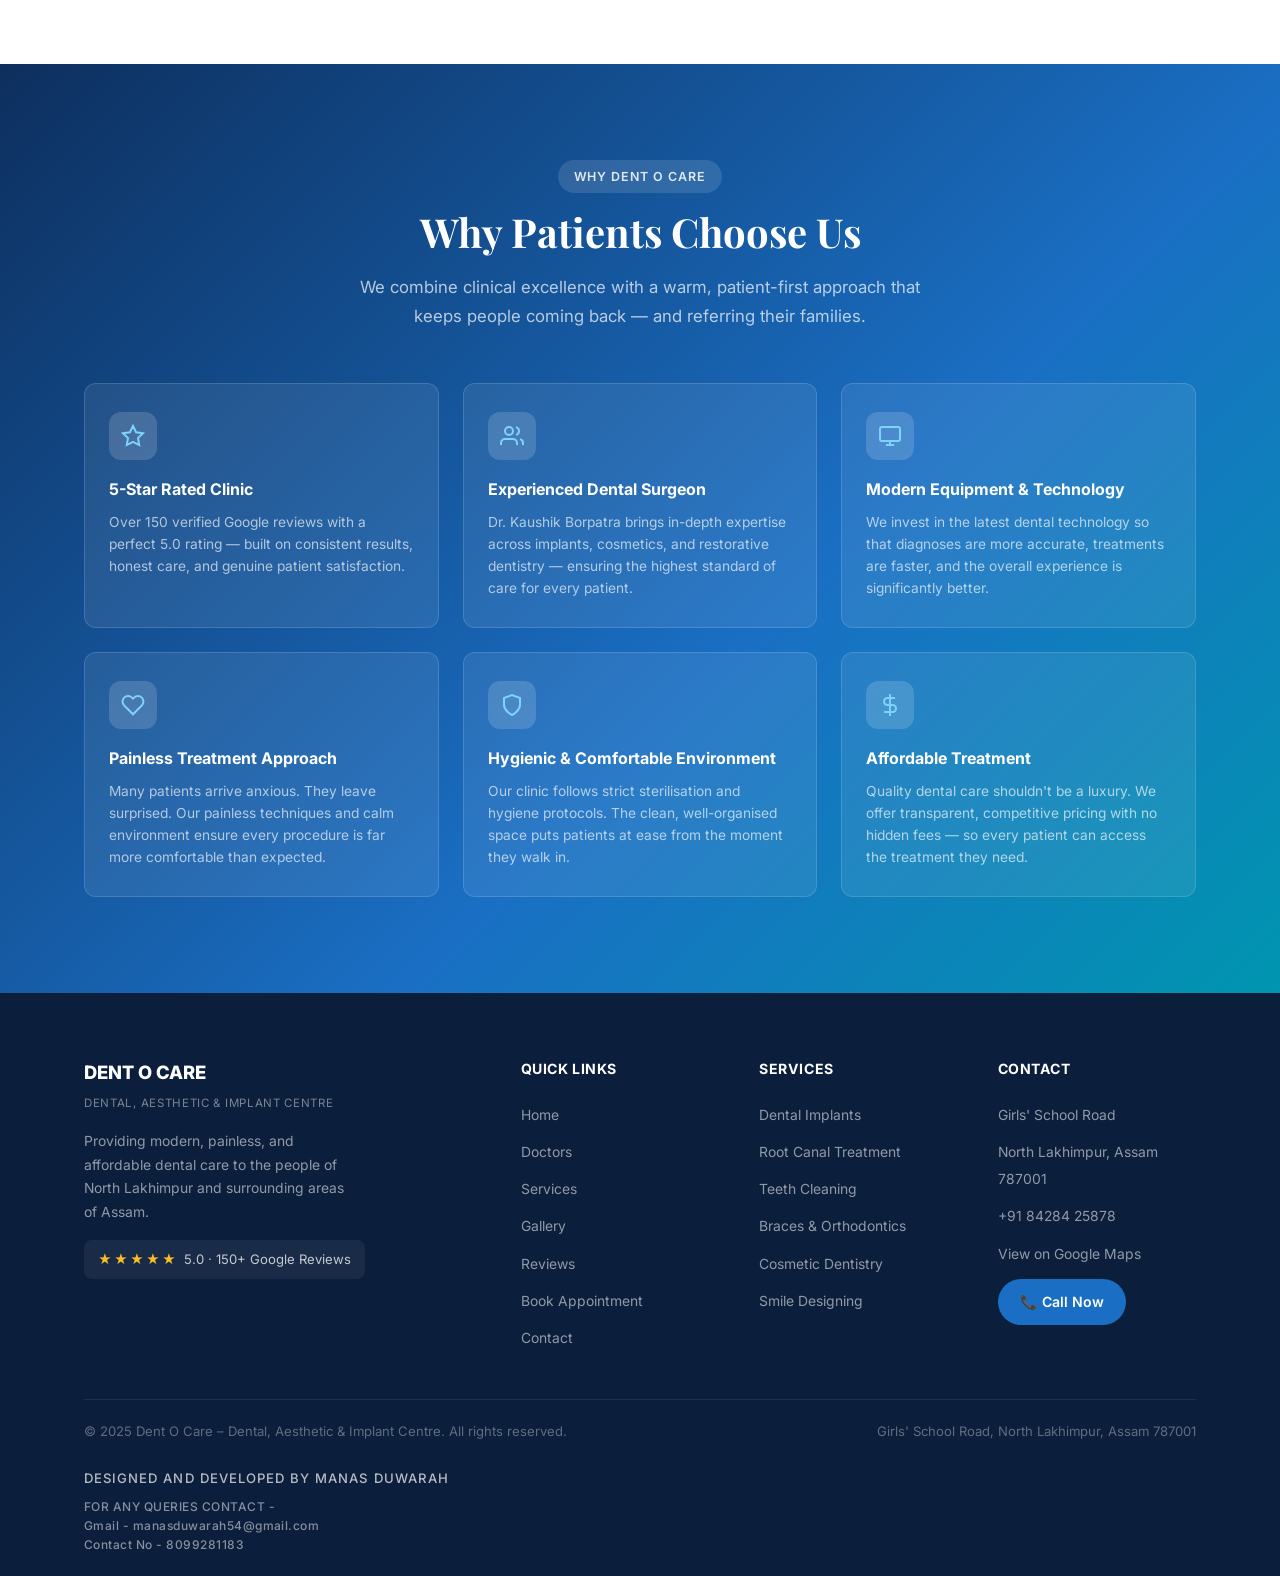
<file: services.html>
<!DOCTYPE html>
<html lang="en">
<head>
<meta charset="UTF-8"/>
<meta name="viewport" content="width=device-width, initial-scale=1.0"/>
<title>Dent O Care – Best Dental Clinic in North Lakhimpur</title>
<meta name="description" content="Dent O Care Dental, Aesthetic & Implant Centre offers advanced dental treatments including implants, RCT, braces, and cosmetic dentistry in North Lakhimpur."/>
<meta name="keywords" content="Best Dentist in North Lakhimpur, Dental Clinic in North Lakhimpur, Dental Implant Centre in Lakhimpur, Root Canal Treatment North Lakhimpur"/>
<meta name="robots" content="index, follow"/>
<meta property="og:title" content="Dent O Care – Best Dental Clinic in North Lakhimpur"/>
<meta property="og:description" content="Advanced dental care including implants, RCT, braces & cosmetic dentistry. Trusted by 150+ patients in North Lakhimpur, Assam."/>
<meta property="og:type" content="website"/>
<link rel="canonical" href="https://dentocare.in"/>
<link rel="stylesheet" href="style.css"/>
</head>
<body>

<!-- ===== NAVBAR ===== -->
<nav id="navbar">
  <div class="nav-inner">
    <a class="nav-logo" href="#hero">
      <img src="logo.jpg" alt="Dent O Care Logo" class="nav-logo-img"/>
      <div class="nav-logo-text">
        <span class="logo-main">DENT O CARE</span>
        <span class="logo-sub">Dental, Aesthetic &amp; Implant Centre</span>
      </div>
    </a>
    <ul class="nav-links">
      <li><a href="index.html">Home</a></li>
      <li><a href="doctors.html">Doctors</a></li>
      <li><a href="services.html">Services</a></li>
      <li><a href="gallery.html">Gallery</a></li>
      <li><a href="reviews.html">Reviews</a></li>
      <li><a href="contact.html">Contact</a></li>
      <li><a class="btn-nav" href="appointment.html">📅 Book Now</a></li>
    </ul>
    <div class="nav-hamburger" id="hamburger" aria-label="Open menu">
      <span></span><span></span><span></span>
    </div>
  </div>
</nav>
<div class="mobile-menu" id="mobileMenu">
  <a href="index.html">Home</a>
  <a href="doctors.html">Doctors</a>
  <a href="services.html">Services</a>
  <a href="gallery.html">Gallery</a>
  <a href="reviews.html">Reviews</a>
  <a href="contact.html">Contact</a>
  <a class="btn btn-primary" href="appointment.html">📅 Book Appointment</a>
</div>


<!-- ===== SERVICES ===== -->
<section class="page-top-spacing" id="services">
  <div class="container">
    <div class="section-header center fade-up">
      <span class="section-badge">Our Services</span>
      <h2 class="section-title">Comprehensive Dental Treatments</h2>
      <p class="section-subtitle">From preventive care to full smile makeovers — we offer the complete range of dental treatments under one roof.</p>
    </div>
    <div class="services-grid">
      <div class="service-card fade-up">
        <img src="service-implants.jpg" alt="Dental Implants" class="service-corner-img"/>
        <div class="service-icon"><svg viewBox="0 0 24 24" fill="none" stroke="currentColor" stroke-width="2"><circle cx="12" cy="12" r="10"/><path d="M12 8v4l3 3"/></svg></div>
        <h3>Dental Implants</h3>
        <p>Replace missing teeth with permanent, natural-looking implants that restore both function and aesthetics. A long-term solution that looks and feels just like real teeth.</p>
      </div>
      <div class="service-card fade-up">
        <img src="service-root-canal.jpg" alt="Root Canal Treatment" class="service-corner-img"/>
        <div class="service-icon"><svg viewBox="0 0 24 24" fill="none" stroke="currentColor" stroke-width="2"><path d="M14.5 10c-.83 0-1.5-.67-1.5-1.5v-5c0-.83.67-1.5 1.5-1.5s1.5.67 1.5 1.5v5c0 .83-.67 1.5-1.5 1.5z"/><path d="M20.5 10H19V8.5c0-.83.67-1.5 1.5-1.5s1.5.67 1.5 1.5-.67 1.5-1.5 1.5z"/><path d="M9.5 14c.83 0 1.5.67 1.5 1.5v5c0 .83-.67 1.5-1.5 1.5S8 21.33 8 20.5v-5c0-.83.67-1.5 1.5-1.5z"/><path d="M3.5 14H5v1.5c0 .83-.67 1.5-1.5 1.5S2 16.33 2 15.5 2.67 14 3.5 14z"/><path d="M14 14.5c0-.83.67-1.5 1.5-1.5h5c.83 0 1.5.67 1.5 1.5s-.67 1.5-1.5 1.5h-5c-.83 0-1.5-.67-1.5-1.5z"/><path d="M15.5 9H17v1.5c0 .83-.67 1.5-1.5 1.5S14 11.33 14 10.5 14.67 9 15.5 9z"/><path d="M10 9.5C10 8.67 9.33 8 8.5 8h-5C2.67 8 2 8.67 2 9.5S2.67 11 3.5 11h5c.83 0 1.5-.67 1.5-1.5z"/><path d="M8.5 15H7v-1.5c0-.83.67-1.5 1.5-1.5S10 12.67 10 13.5 9.33 15 8.5 15z"/></svg></div>
        <h3>Root Canal Treatment</h3>
        <p>Save an infected or severely damaged tooth with our precise, pain-managed RCT procedure. We use modern techniques to make the process comfortable and effective.</p>
      </div>
      <div class="service-card fade-up">
        <img src="service-cleaning.png" alt="Teeth Cleaning" class="service-corner-img"/>
        <div class="service-icon"><svg viewBox="0 0 24 24" fill="none" stroke="currentColor" stroke-width="2"><path d="M12 22s8-4 8-10V5l-8-3-8 3v7c0 6 8 10 8 10z"/></svg></div>
        <h3>Teeth Cleaning &amp; Scaling</h3>
        <p>Professional cleaning removes plaque, tartar, and surface stains that brushing alone can't reach. A clean foundation is essential for long-term oral health.</p>
      </div>
      <div class="service-card fade-up">
        <img src="service-braces.jpg" alt="Braces" class="service-corner-img"/>
        <div class="service-icon"><svg viewBox="0 0 24 24" fill="none" stroke="currentColor" stroke-width="2"><path d="M4 6h16M4 12h16M4 18h7"/></svg></div>
        <h3>Braces &amp; Orthodontics</h3>
        <p>Correct misaligned teeth and achieve a balanced bite with traditional metal braces or modern clear aligner options — all tailored to your smile goals.</p>
      </div>
      <div class="service-card fade-up">
        <img src="service-cosmetic.jpg" alt="Cosmetic Dentistry" class="service-corner-img"/>
        <div class="service-icon"><svg viewBox="0 0 24 24" fill="none" stroke="currentColor" stroke-width="2"><circle cx="12" cy="12" r="10"/><path d="M8 14s1.5 2 4 2 4-2 4-2"/><line x1="9" y1="9" x2="9.01" y2="9"/><line x1="15" y1="9" x2="15.01" y2="9"/></svg></div>
        <h3>Cosmetic Dentistry</h3>
        <p>From teeth whitening to porcelain veneers, our cosmetic treatments are designed to give you a smile you're proud to show off — naturally beautiful, every time.</p>
      </div>
      <div class="service-card fade-up">
        <img src="service-extraction.jpg" alt="Tooth Extraction" class="service-corner-img"/>
        <div class="service-icon"><svg viewBox="0 0 24 24" fill="none" stroke="currentColor" stroke-width="2"><polyline points="3 6 5 6 21 6"/><path d="M19 6l-1 14H6L5 6"/><path d="M10 11v6M14 11v6"/><path d="M9 6V4h6v2"/></svg></div>
        <h3>Tooth Extraction</h3>
        <p>When a tooth can't be saved, we perform gentle extractions using the latest numbing techniques to ensure the procedure is as painless and quick as possible.</p>
      </div>
      <div class="service-card fade-up">
        <img src="service-impaction.jpg" alt="Impaction Service" class="service-corner-img"/>
        <div class="service-icon"><svg viewBox="0 0 24 24" fill="none" stroke="currentColor" stroke-width="2" stroke-linecap="round" stroke-linejoin="round"><path d="M7 3C9 2.5 10 4 12 4C14 4 15 2.5 17 3C19 3.5 20 6 20 9C20 13 18 16 16.5 19C15.5 21 14 21.5 12 21.5C10 21.5 8.5 21 7.5 19C6 16 4 13 4 9C4 6 5 3.5 7 3Z" /></svg></div>
        <h3>Impaction Service</h3>
        <p>Surgical extraction of wisdom teeth</p>
      </div>
      <div class="service-card fade-up">
        <img src="service-fixed-dentures.jpg" alt="Fixed Dentures" class="service-corner-img"/>
        <div class="service-icon"><svg viewBox="0 0 24 24" fill="none" stroke="currentColor" stroke-width="2"><rect x="2" y="7" width="20" height="14" rx="2"/><path d="M16 21V5a2 2 0 00-2-2h-4a2 2 0 00-2 2v16"/></svg></div>
        <h3>Fixed Dentures</h3>
        <p>Restore your full set of teeth with fixed, non-removable dentures that look natural and function like real teeth — no adhesives, no hassle, just confidence.</p>
      </div>
      <div class="service-card fade-up">
        <img src="service-smile-design.jpg" alt="Smile Designing" class="service-corner-img"/>
        <div class="service-icon"><svg viewBox="0 0 24 24" fill="none" stroke="currentColor" stroke-width="2"><path d="M12 22s8-4 8-10V5l-8-3-8 3v7c0 6 8 10 8 10z"/><path d="M9 12l2 2 4-4"/></svg></div>
        <h3>Smile Designing</h3>
        <p>A complete smile makeover combining whitening, contouring, veneers, and alignment to give you a symmetrical, radiant smile — fully customised for your face.</p>
      </div>
      <div class="service-card fade-up">
        <img src="service-ortho.jpg" alt="Advanced Orthodontic Treatment" class="service-corner-img"/>
        <div class="service-icon"><svg viewBox="0 0 24 24" fill="none" stroke="currentColor" stroke-width="2"><path d="M21 16V8a2 2 0 0 0-1-1.73l-7-4a2 2 0 0 0-2 0l-7 4A2 2 0 0 0 3 8v8a2 2 0 0 0 1 1.73l7 4a2 2 0 0 0 2 0l7-4A2 2 0 0 0 21 16z"/><polyline points="3.27 6.96 12 12.01 20.73 6.96"/><line x1="12" y1="22.08" x2="12" y2="12"/></svg></div>
        <h3>Advanced Orthodontic Treatment</h3>
        <p>Advanced orthodontic treatments utilize digital diagnostics—such as 3D intraoral scanning and cone-beam computed tomography (CBCT)—to design precise, customized treatment plans. Innovations like clear aligners (e.g., Invisalign), self-ligating braces, and invisible lingual braces offer highly efficient, discreet, and comfortable paths to a straighter smile.</p>
      </div>
      <div class="service-card fade-up">
        <img src="service-road-accident.jpg" alt="Road Accident Facial Management" class="service-corner-img" style="width: 180px;"/>
        <div class="service-icon"><svg viewBox="0 0 24 24" fill="none" stroke="currentColor" stroke-width="2"><path d="M22 12h-4l-3 9L9 3l-3 9H2"/></svg></div>
        <h3>Road Accident Facial Management</h3>
        <p>Road accident facial management requires a dual approach focusing first on emergency life-saving stabilization (checking airways and controlling bleeding), followed by definitive medical treatments like debridement, suturing, and surgery to repair lacerations and fractures.</p>
      </div>
    </div>
  </div>
</section>


<!-- ===== WHY CHOOSE ===== -->
<section id="why">
  <div class="container">
    <div class="section-header center fade-up">
      <span class="section-badge">Why Dent O Care</span>
      <h2 class="section-title">Why Patients Choose Us</h2>
      <p class="section-subtitle">We combine clinical excellence with a warm, patient-first approach that keeps people coming back — and referring their families.</p>
    </div>
    <div class="why-grid">
      <div class="why-item fade-up">
        <div class="why-item-icon"><svg viewBox="0 0 24 24" fill="none" stroke="currentColor" stroke-width="2"><polygon points="12 2 15.09 8.26 22 9.27 17 14.14 18.18 21.02 12 17.77 5.82 21.02 7 14.14 2 9.27 8.91 8.26 12 2"/></svg></div>
        <h3>5-Star Rated Clinic</h3>
        <p>Over 150 verified Google reviews with a perfect 5.0 rating — built on consistent results, honest care, and genuine patient satisfaction.</p>
      </div>
      <div class="why-item fade-up">
        <div class="why-item-icon"><svg viewBox="0 0 24 24" fill="none" stroke="currentColor" stroke-width="2"><path d="M17 21v-2a4 4 0 00-4-4H5a4 4 0 00-4 4v2"/><circle cx="9" cy="7" r="4"/><path d="M23 21v-2a4 4 0 00-3-3.87"/><path d="M16 3.13a4 4 0 010 7.75"/></svg></div>
        <h3>Experienced Dental Surgeon</h3>
        <p>Dr. Kaushik Borpatra brings in-depth expertise across implants, cosmetics, and restorative dentistry — ensuring the highest standard of care for every patient.</p>
      </div>
      <div class="why-item fade-up">
        <div class="why-item-icon"><svg viewBox="0 0 24 24" fill="none" stroke="currentColor" stroke-width="2"><rect x="2" y="3" width="20" height="14" rx="2"/><path d="M8 21h8M12 17v4"/></svg></div>
        <h3>Modern Equipment &amp; Technology</h3>
        <p>We invest in the latest dental technology so that diagnoses are more accurate, treatments are faster, and the overall experience is significantly better.</p>
      </div>
      <div class="why-item fade-up">
        <div class="why-item-icon"><svg viewBox="0 0 24 24" fill="none" stroke="currentColor" stroke-width="2"><path d="M20.84 4.61a5.5 5.5 0 00-7.78 0L12 5.67l-1.06-1.06a5.5 5.5 0 00-7.78 7.78l1.06 1.06L12 21.23l7.78-7.78 1.06-1.06a5.5 5.5 0 000-7.78z"/></svg></div>
        <h3>Painless Treatment Approach</h3>
        <p>Many patients arrive anxious. They leave surprised. Our painless techniques and calm environment ensure every procedure is far more comfortable than expected.</p>
      </div>
      <div class="why-item fade-up">
        <div class="why-item-icon"><svg viewBox="0 0 24 24" fill="none" stroke="currentColor" stroke-width="2"><path d="M12 22s8-4 8-10V5l-8-3-8 3v7c0 6 8 10 8 10z"/></svg></div>
        <h3>Hygienic &amp; Comfortable Environment</h3>
        <p>Our clinic follows strict sterilisation and hygiene protocols. The clean, well-organised space puts patients at ease from the moment they walk in.</p>
      </div>
      <div class="why-item fade-up">
        <div class="why-item-icon"><svg viewBox="0 0 24 24" fill="none" stroke="currentColor" stroke-width="2"><line x1="12" y1="1" x2="12" y2="23"/><path d="M17 5H9.5a3.5 3.5 0 000 7h5a3.5 3.5 0 010 7H6"/></svg></div>
        <h3>Affordable Treatment</h3>
        <p>Quality dental care shouldn't be a luxury. We offer transparent, competitive pricing with no hidden fees — so every patient can access the treatment they need.</p>
      </div>
    </div>
  </div>
</section>


<!-- ===== FOOTER ===== -->
<footer id="footer">
  <div class="container">
    <div class="footer-grid">
      <div class="footer-brand">
        <div class="footer-logo">DENT O CARE</div>
        <div class="footer-logo-sub">Dental, Aesthetic &amp; Implant Centre</div>
        <p>Providing modern, painless, and affordable dental care to the people of North Lakhimpur and surrounding areas of Assam.</p>
        <div class="footer-rating">
          <span class="stars">★★★★★</span>
          <span>5.0 · 150+ Google Reviews</span>
        </div>
      </div>
      <div class="footer-col">
        <h4>Quick Links</h4>
        <ul>
          <li><a href="index.html">Home</a></li>
          <li><a href="doctors.html">Doctors</a></li>
          <li><a href="services.html">Services</a></li>
          <li><a href="gallery.html">Gallery</a></li>
          <li><a href="reviews.html">Reviews</a></li>
          <li><a href="appointment.html">Book Appointment</a></li>
          <li><a href="contact.html">Contact</a></li>
        </ul>
      </div>
      <div class="footer-col">
        <h4>Services</h4>
        <ul>
          <li><a href="services.html">Dental Implants</a></li>
          <li><a href="services.html">Root Canal Treatment</a></li>
          <li><a href="services.html">Teeth Cleaning</a></li>
          <li><a href="services.html">Braces &amp; Orthodontics</a></li>
          <li><a href="services.html">Cosmetic Dentistry</a></li>
          <li><a href="services.html">Smile Designing</a></li>
        </ul>
      </div>
      <div class="footer-col">
        <h4>Contact</h4>
        <ul>
          <li><a href="contact.html">Girls' School Road</a></li>
          <li><a href="contact.html">North Lakhimpur, Assam 787001</a></li>
          <li><a href="tel:+918428425878">+91 84284 25878</a></li>
          <li><a href="contact.html">View on Google Maps</a></li>
        </ul>
        <a class="footer-call-btn" href="tel:+918428425878">📞 Call Now</a>
      </div>
    </div>
    <div class="footer-bottom">
      <p>&copy; 2025 Dent O Care – Dental, Aesthetic &amp; Implant Centre. All rights reserved.</p>
      <p>Girls' School Road, North Lakhimpur, Assam 787001</p>
      <p style="margin-top: 12px; font-size: 0.82rem; font-weight: 500; letter-spacing: 0.08em; color: rgba(255,255,255,0.7);">
        DESIGNED AND DEVELOPED BY MANAS DUWARAH<br>
        <span style="font-size: 0.75rem; letter-spacing: 0.04em; color: rgba(255,255,255,0.5); display: inline-block; margin-top: 8px; line-height: 1.6;">
          FOR ANY QUERIES CONTACT -<br>
          Gmail - manasduwarah54@gmail.com<br>
          Contact No - 8099281183
        </span>
      </p>
    </div>
  </div>
</footer>

<script src="main.js"></script>
</body>
</html>
</file>
<file: style.css>
/* ===== DENT O CARE – DENTAL CLINIC WEBSITE STYLESHEET ===== */
@import url('https://fonts.googleapis.com/css2?family=Inter:wght@300;400;500;600;700;800&family=Playfair+Display:wght@600;700&display=swap');

:root {
  --primary: #1a6fc4;
  --primary-dark: #145da0;
  --primary-light: #e8f3fb;
  --accent: #00b4d8;
  --accent-light: #caf0f8;
  --white: #ffffff;
  --off-white: #f7fafd;
  --text-dark: #0d1b2a;
  --text-mid: #3a4a5c;
  --text-light: #6b7f95;
  --border: #daeaf7;
  --shadow: 0 4px 24px rgba(26, 111, 196, 0.10);
  --shadow-hover: 0 8px 40px rgba(26, 111, 196, 0.18);
  --radius: 12px;
  --transition: 0.4s cubic-bezier(0.25, 0.8, 0.25, 1);
}

*, *::before, *::after { box-sizing: border-box; margin: 0; padding: 0; }
html { scroll-behavior: smooth; font-size: 16px; }
body { font-family: 'Inter', sans-serif; color: var(--text-dark); background: var(--white); line-height: 1.7; }
img { max-width: 100%; display: block; }
a { text-decoration: none; color: inherit; }

/* ===== UTILITIES ===== */
.container { max-width: 1160px; margin: 0 auto; padding: 0 24px; }
.section-badge { display: inline-block; background: var(--primary-light); color: var(--primary); font-size: 0.78rem; font-weight: 600; letter-spacing: 0.08em; text-transform: uppercase; padding: 6px 16px; border-radius: 50px; margin-bottom: 14px; }
.section-title { font-family: 'Playfair Display', serif; font-size: clamp(1.7rem, 3.5vw, 2.5rem); color: var(--text-dark); margin-bottom: 16px; line-height: 1.25; }
.section-subtitle { color: var(--text-light); font-size: 1.05rem; max-width: 580px; }
.section-header { margin-bottom: 52px; }
.section-header.center { text-align: center; }
.section-header.center .section-subtitle { margin: 0 auto; }
.btn { display: inline-flex; align-items: center; gap: 8px; padding: 14px 30px; border-radius: 50px; font-weight: 600; font-size: 0.96rem; cursor: pointer; transition: var(--transition); border: 2px solid transparent; }
.btn-primary { background: var(--primary); color: var(--white); }
.btn-primary:hover { background: var(--primary-dark); transform: translateY(-2px); box-shadow: 0 8px 24px rgba(26,111,196,0.3); }
.btn-outline { border-color: var(--white); color: var(--white); background: rgba(255,255,255,0.08); backdrop-filter: blur(6px); }
.btn-outline:hover { background: var(--white); color: var(--primary); transform: translateY(-2px); }
.btn-outline-blue { border-color: var(--primary); color: var(--primary); background: transparent; }
.btn-outline-blue:hover { background: var(--primary); color: var(--white); transform: translateY(-2px); }

/* ===== NAVBAR ===== */
#navbar { position: fixed; top: 0; left: 0; right: 0; z-index: 1000; padding: 0 24px; transition: var(--transition); }
#navbar .nav-inner { max-width: 1160px; margin: 0 auto; display: flex; align-items: center; justify-content: space-between; height: 72px; }
#navbar.scrolled { background: rgba(255,255,255,0.97); box-shadow: 0 2px 20px rgba(26,111,196,0.10); }
#navbar.scrolled .nav-logo span, #navbar.scrolled .nav-links a { color: var(--text-dark); }
#navbar.scrolled .nav-logo .logo-sub { color: var(--text-light); }
#navbar.scrolled .btn-nav { background: var(--primary); color: var(--white); border-color: var(--primary); }
.nav-logo { display: flex; align-items: center; gap: 12px; }
.nav-logo-img { width: 48px; height: 48px; border-radius: 50%; object-fit: cover; border: 2px solid rgba(255,255,255,0.8); }
.nav-logo-text { display: flex; flex-direction: column; }
.nav-logo-text span { font-weight: 800; font-size: 1.18rem; color: var(--white); letter-spacing: 0.02em; line-height: 1.1; }
.nav-logo-text .logo-main { color: var(--white); }
.nav-logo-text .logo-sub { font-size: 0.68rem; font-weight: 400; color: rgba(255,255,255,0.7); letter-spacing: 0.05em; }
.nav-links { display: flex; align-items: center; gap: 32px; list-style: none; }
.nav-links a { color: rgba(255,255,255,0.9); font-size: 0.9rem; font-weight: 500; transition: var(--transition); }
.nav-links a:hover { color: var(--accent-light); }
.btn-nav { padding: 9px 22px; border-radius: 50px; border: 2px solid rgba(255,255,255,0.6); color: var(--white); font-weight: 600; font-size: 0.88rem; background: transparent; cursor: pointer; transition: var(--transition); }
.btn-nav:hover { background: var(--white); color: var(--primary); }
.nav-hamburger { display: none; flex-direction: column; gap: 5px; cursor: pointer; padding: 4px; }
.nav-hamburger span { display: block; width: 24px; height: 2px; background: var(--white); border-radius: 2px; transition: var(--transition); }
#navbar.scrolled .nav-hamburger span { background: var(--text-dark); }
.mobile-menu { display: none; position: fixed; top: 72px; left: 0; right: 0; background: var(--white); box-shadow: 0 8px 32px rgba(0,0,0,0.12); z-index: 999; padding: 16px 24px 24px; flex-direction: column; gap: 0; }
.mobile-menu.open { display: flex; }
.mobile-menu a { display: block; padding: 13px 0; border-bottom: 1px solid var(--border); color: var(--text-dark); font-weight: 500; font-size: 1rem; }
.mobile-menu a:last-child { border-bottom: none; margin-top: 12px; }
.mobile-menu .btn-primary { text-align: center; width: 100%; justify-content: center; }

/* ===== HERO ===== */
#hero { min-height: 100vh; position: relative; display: flex; align-items: center; overflow: hidden; }

/* Slideshow Background */
.hero-slideshow { position: absolute; inset: 0; z-index: 0; }
.hero-slide { position: absolute; inset: 0; background-size: cover; background-position: center; opacity: 0; transition: opacity 1.2s ease-in-out; }
.hero-slide.active { opacity: 1; }
.hero-slide:nth-child(1) { background-image: url('gallery3.jpg'); }
.hero-slide:nth-child(2) { background-image: url('gallery2.jpg'); }
.hero-slide:nth-child(3) { background-image: url('gallery4.jpg'); }
.hero-slide:nth-child(4) { background-image: url('gallery5.jpg'); }
.hero-slide:nth-child(5) { background-image: url('gallery1.jpg'); }

.hero-overlay { position: absolute; inset: 0; background: linear-gradient(105deg, rgba(10,40,80,0.82) 0%, rgba(10,60,130,0.60) 55%, rgba(0,150,200,0.30) 100%); z-index: 1; }
.hero-content { position: relative; z-index: 2; max-width: 680px; padding: 120px 24px 60px; margin: 0 auto 0 max(24px, calc((100vw - 1160px)/2)); }
.hero-badge { display: inline-flex; align-items: center; gap: 8px; background: rgba(255,255,255,0.12); backdrop-filter: blur(10px); border: 1px solid rgba(255,255,255,0.25); color: var(--white); font-size: 0.82rem; font-weight: 500; padding: 7px 16px; border-radius: 50px; margin-bottom: 28px; }
.hero-badge .star { color: #fbbf24; }
.hero-title { font-family: 'Playfair Display', serif; font-size: clamp(2.2rem, 5vw, 3.8rem); color: var(--white); line-height: 1.18; margin-bottom: 22px; }
.hero-title em { font-style: normal; color: #7dd3fc; }
.hero-subtitle { color: rgba(255,255,255,0.82); font-size: 1.1rem; max-width: 520px; margin-bottom: 40px; line-height: 1.75; }
.hero-ctas { display: flex; gap: 16px; flex-wrap: wrap; }
.hero-stats { display: flex; gap: 36px; margin-top: 44px; flex-wrap: wrap; }
.hero-stat { color: var(--white); }
.hero-stat strong { display: block; font-size: 1.9rem; font-weight: 800; line-height: 1.1; }
.hero-stat span { font-size: 0.82rem; color: rgba(255,255,255,0.65); }
.hero-stat-divider { width: 1px; background: rgba(255,255,255,0.2); }

/* Slide Dots */
.hero-slide-nav { position: absolute; bottom: 28px; right: 32px; z-index: 3; display: flex; gap: 8px; align-items: center; }
.hero-dot { width: 9px; height: 9px; border-radius: 50%; background: rgba(255,255,255,0.35); cursor: pointer; transition: var(--transition); border: none; padding: 0; }
.hero-dot.active { background: var(--white); width: 26px; border-radius: 5px; }

/* ===== CLINIC GALLERY STRIP ===== */
#gallery-strip { background: var(--off-white); padding: 48px 0; }
.gallery-strip-header { text-align: center; margin-bottom: 28px; }
.gallery-strip-header h2 { font-family: 'Playfair Display', serif; font-size: 1.65rem; color: var(--text-dark); }
.gallery-strip-header p { color: var(--text-light); font-size: 0.9rem; margin-top: 6px; }
.gallery-grid { display: grid; grid-template-columns: repeat(5, 1fr); gap: 14px; }
.gallery-thumb { border-radius: 12px; overflow: hidden; cursor: pointer; position: relative; aspect-ratio: 4/3; }
.gallery-thumb img { width: 100%; height: 100%; object-fit: cover; transition: transform 0.5s ease; display: block; }
.gallery-thumb:hover img { transform: scale(1.07); }
.gallery-thumb-label { position: absolute; bottom: 0; left: 0; right: 0; background: linear-gradient(transparent, rgba(10,40,80,0.75)); color: var(--white); font-size: 0.75rem; font-weight: 600; padding: 18px 10px 10px; opacity: 0; transition: var(--transition); text-align: center; }
.gallery-thumb:hover .gallery-thumb-label { opacity: 1; }

/* Lightbox */
.lightbox { display: none; position: fixed; inset: 0; z-index: 2000; background: rgba(5,15,35,0.95); align-items: center; justify-content: center; padding: 20px; }
.lightbox.open { display: flex; }
.lightbox-img { max-width: min(960px, 95vw); max-height: 88vh; border-radius: 12px; object-fit: contain; box-shadow: 0 20px 80px rgba(0,0,0,0.6); }
.lightbox-close { position: absolute; top: 22px; right: 28px; background: rgba(255,255,255,0.1); border: none; color: var(--white); font-size: 1.5rem; width: 44px; height: 44px; border-radius: 50%; cursor: pointer; display: flex; align-items: center; justify-content: center; transition: var(--transition); }
.lightbox-close:hover { background: rgba(255,255,255,0.25); }
.lightbox-prev, .lightbox-next { position: absolute; top: 50%; transform: translateY(-50%); background: rgba(255,255,255,0.1); border: none; color: var(--white); font-size: 1.4rem; width: 48px; height: 48px; border-radius: 50%; cursor: pointer; display: flex; align-items: center; justify-content: center; transition: var(--transition); }
.lightbox-prev { left: 20px; }
.lightbox-next { right: 20px; }
.lightbox-prev:hover, .lightbox-next:hover { background: rgba(255,255,255,0.25); }
.lightbox-counter { position: absolute; bottom: 22px; left: 50%; transform: translateX(-50%); color: rgba(255,255,255,0.6); font-size: 0.85rem; }

@media (max-width: 700px) {
  .gallery-grid { grid-template-columns: repeat(2, 1fr); }
  .gallery-grid .gallery-thumb:last-child { grid-column: span 2; }
}

/* ===== TRUST BAR ===== */
#trust-bar { background: var(--primary); padding: 20px 24px; }
.trust-bar-inner { max-width: 1160px; margin: 0 auto; display: flex; align-items: center; justify-content: space-around; gap: 24px; flex-wrap: wrap; }
.trust-item { display: flex; align-items: center; gap: 10px; color: rgba(255,255,255,0.9); font-size: 0.88rem; font-weight: 500; }
.trust-item svg { width: 20px; height: 20px; color: #7dd3fc; flex-shrink: 0; }

/* ===== ABOUT ===== */
#about { padding: 96px 0; background: var(--off-white); }
.about-grid { display: grid; grid-template-columns: 1fr 1fr; gap: 64px; align-items: center; }
.about-image-wrap { position: relative; border-radius: var(--radius); overflow: hidden; }
.about-image-wrap img { width: 100%; height: 480px; object-fit: cover; border-radius: var(--radius); }
.about-badge-float { position: absolute; bottom: 28px; left: 28px; background: var(--white); border-radius: 12px; padding: 14px 20px; box-shadow: var(--shadow-hover); display: flex; align-items: center; gap: 12px; }
.about-badge-float .icon { width: 44px; height: 44px; border-radius: 10px; background: var(--primary-light); display: flex; align-items: center; justify-content: center; }
.about-badge-float .icon svg { width: 22px; height: 22px; color: var(--primary); }
.about-badge-float strong { display: block; font-size: 1.1rem; color: var(--text-dark); }
.about-badge-float span { font-size: 0.78rem; color: var(--text-light); }
.about-features { margin-top: 28px; display: flex; flex-direction: column; gap: 14px; }
.about-feature { display: flex; align-items: flex-start; gap: 14px; }
.about-feature .icon { width: 38px; height: 38px; border-radius: 10px; background: var(--primary-light); display: flex; align-items: center; justify-content: center; flex-shrink: 0; }
.about-feature .icon svg { width: 18px; height: 18px; color: var(--primary); }
.about-feature h4 { font-size: 0.95rem; font-weight: 600; color: var(--text-dark); }
.about-feature p { font-size: 0.85rem; color: var(--text-light); margin-top: 2px; }

/* ===== DOCTOR ===== */
#doctor { padding: 96px 0; background: var(--white); }
.doctor-card { display: grid; grid-template-columns: 340px 1fr; gap: 56px; align-items: start; background: var(--off-white); border-radius: 20px; overflow: hidden; border: 1px solid var(--border); }
.doctor-image { position: relative; height: 100%; min-height: 380px; background: linear-gradient(135deg, var(--primary-light) 0%, var(--accent-light) 100%); display: flex; align-items: flex-end; justify-content: center; }
.doctor-avatar { width: 100%; height: 100%; min-height: 380px; object-fit: cover; object-position: center; }
.doctor-avatar-placeholder { width: 200px; height: 200px; border-radius: 50%; background: linear-gradient(135deg, var(--primary) 0%, var(--accent) 100%); display: flex; align-items: center; justify-content: center; margin: 80px auto; }
.doctor-avatar-placeholder svg { width: 100px; height: 100px; color: rgba(255,255,255,0.6); }
.doctor-info { padding: 48px 48px 48px 0; }
.doctor-name { font-family: 'Playfair Display', serif; font-size: 2rem; color: var(--text-dark); margin-bottom: 4px; }
.doctor-title { color: var(--primary); font-weight: 600; font-size: 0.95rem; margin-bottom: 20px; }
.doctor-bio { color: var(--text-mid); line-height: 1.8; margin-bottom: 28px; }
.doctor-specialties { display: flex; flex-wrap: wrap; gap: 10px; margin-bottom: 28px; }
.specialty-tag { background: var(--primary-light); color: var(--primary); font-size: 0.82rem; font-weight: 600; padding: 6px 14px; border-radius: 50px; }
.doctor-creds { display: flex; flex-direction: column; gap: 10px; }
.cred-item { display: flex; align-items: center; gap: 10px; color: var(--text-mid); font-size: 0.9rem; }
.cred-item svg { width: 16px; height: 16px; color: var(--primary); flex-shrink: 0; }

/* ===== SERVICES ===== */
#services { padding: 96px 0; background: var(--off-white); }
.services-grid { display: grid; grid-template-columns: repeat(auto-fill, minmax(260px, 1fr)); gap: 24px; }
.service-card { background: var(--white); border: 1px solid var(--border); border-radius: var(--radius); padding: 32px 28px; transition: var(--transition); cursor: pointer; position: relative; overflow: hidden; }
.service-card:hover { transform: translateY(-6px); box-shadow: var(--shadow-hover); border-color: var(--primary); }
.service-corner-img { position: absolute; top: 0; right: 0; width: 120px; height: 120px; object-fit: cover; border-bottom-left-radius: 35px; opacity: 0.9; z-index: 0; transition: var(--transition); }
.service-card:hover .service-corner-img { opacity: 1; transform: scale(1.05); border-bottom-left-radius: 40px; }
.service-icon, .service-card h3, .service-card p { position: relative; z-index: 1; }
.service-icon { width: 54px; height: 54px; background: var(--primary-light); border-radius: 14px; display: flex; align-items: center; justify-content: center; margin-bottom: 20px; transition: var(--transition); }
.service-card:hover .service-icon { background: var(--primary); }
.service-icon svg { width: 26px; height: 26px; color: var(--primary); transition: var(--transition); }
.service-card:hover .service-icon svg { color: var(--white); }
.service-card h3 { font-size: 1.05rem; font-weight: 700; color: var(--text-dark); margin-bottom: 10px; }
.service-card p { color: var(--text-light); font-size: 0.88rem; line-height: 1.65; }

/* ===== WHY CHOOSE ===== */
#why { padding: 96px 0; background: linear-gradient(135deg, #0d2f5e 0%, #1a6fc4 60%, #0095b0 100%); }
#why .section-title { color: var(--white); }
#why .section-badge { background: rgba(255,255,255,0.12); color: rgba(255,255,255,0.85); }
#why .section-subtitle { color: rgba(255,255,255,0.7); }
.why-grid { display: grid; grid-template-columns: repeat(auto-fill, minmax(280px, 1fr)); gap: 24px; }
.why-item { background: rgba(255,255,255,0.08); border: 1px solid rgba(255,255,255,0.14); border-radius: var(--radius); padding: 28px 24px; transition: var(--transition); }
.why-item:hover { background: rgba(255,255,255,0.14); transform: translateY(-4px); }
.why-item-icon { width: 48px; height: 48px; background: rgba(255,255,255,0.15); border-radius: 12px; display: flex; align-items: center; justify-content: center; margin-bottom: 16px; }
.why-item-icon svg { width: 24px; height: 24px; color: #7dd3fc; }
.why-item h3 { font-size: 1rem; font-weight: 700; color: var(--white); margin-bottom: 8px; }
.why-item p { font-size: 0.86rem; color: rgba(255,255,255,0.65); line-height: 1.6; }

/* ===== TESTIMONIALS ===== */
#testimonials { padding: 96px 0; background: var(--white); }
.testimonials-slider { position: relative; overflow: hidden; }
.testimonials-track { display: flex; transition: transform 0.5s cubic-bezier(0.4,0,0.2,1); }
.testimonial-card { min-width: 100%; padding: 0 4px; }
.testimonial-inner { background: var(--off-white); border: 1px solid var(--border); border-radius: 20px; padding: 40px 44px; max-width: 780px; margin: 0 auto; }
.test-stars { display: flex; gap: 4px; margin-bottom: 20px; }
.test-stars svg { width: 20px; height: 20px; color: #fbbf24; }
.test-quote { font-size: 1.07rem; color: var(--text-mid); line-height: 1.8; margin-bottom: 28px; font-style: italic; }
.test-author { display: flex; align-items: center; gap: 14px; }
.test-avatar { width: 46px; height: 46px; border-radius: 50%; background: var(--primary-light); display: flex; align-items: center; justify-content: center; font-size: 1.1rem; font-weight: 700; color: var(--primary); }
.test-name { font-weight: 700; color: var(--text-dark); font-size: 0.95rem; }
.test-label { font-size: 0.78rem; color: var(--text-light); margin-top: 2px; }
.test-controls { display: flex; align-items: center; justify-content: center; gap: 12px; margin-top: 32px; }
.test-btn { width: 40px; height: 40px; border-radius: 50%; border: 2px solid var(--border); background: var(--white); cursor: pointer; display: flex; align-items: center; justify-content: center; transition: var(--transition); }
.test-btn:hover { border-color: var(--primary); background: var(--primary); }
.test-btn:hover svg { color: var(--white); }
.test-btn svg { width: 18px; height: 18px; color: var(--text-light); transition: var(--transition); }
.test-dots { display: flex; gap: 8px; }
.test-dot { width: 8px; height: 8px; border-radius: 50%; background: var(--border); cursor: pointer; transition: var(--transition); }
.test-dot.active { background: var(--primary); width: 24px; border-radius: 4px; }

/* ===== MAP ===== */
#location { padding: 96px 0; background: var(--off-white); }
.location-grid { display: grid; grid-template-columns: 1fr 1fr; gap: 48px; align-items: center; }
.location-info h3 { font-family: 'Playfair Display', serif; font-size: 1.6rem; color: var(--text-dark); margin-bottom: 20px; }
.location-detail { display: flex; align-items: flex-start; gap: 14px; margin-bottom: 18px; }
.location-detail .loc-icon { width: 40px; height: 40px; border-radius: 10px; background: var(--primary-light); display: flex; align-items: center; justify-content: center; flex-shrink: 0; }
.location-detail .loc-icon svg { width: 18px; height: 18px; color: var(--primary); }
.location-detail p { color: var(--text-mid); font-size: 0.9rem; }
.location-detail strong { display: block; color: var(--text-dark); font-weight: 600; margin-bottom: 3px; }
.map-wrap { border-radius: var(--radius); overflow: hidden; border: 1px solid var(--border); box-shadow: var(--shadow); }
.map-wrap iframe { width: 100%; height: 380px; border: none; display: block; }

/* ===== CONTACT ===== */
#contact { padding: 96px 0; background: var(--white); }
.contact-grid { display: grid; grid-template-columns: 1fr 1fr; gap: 56px; align-items: start; }
.contact-form { background: var(--off-white); border: 1px solid var(--border); border-radius: 20px; padding: 40px 36px; }
.contact-form h3 { font-family: 'Playfair Display', serif; font-size: 1.5rem; margin-bottom: 24px; color: var(--text-dark); }
.form-row { display: grid; grid-template-columns: 1fr 1fr; gap: 16px; }
.form-group { margin-bottom: 16px; }
.form-group label { display: block; font-size: 0.85rem; font-weight: 600; color: var(--text-mid); margin-bottom: 7px; }
.form-group input, .form-group textarea, .form-group select { width: 100%; padding: 13px 16px; border: 1.5px solid var(--border); border-radius: 10px; font-family: 'Inter', sans-serif; font-size: 0.92rem; color: var(--text-dark); background: var(--white); outline: none; transition: var(--transition); }
.form-group input:focus, .form-group textarea:focus, .form-group select:focus { border-color: var(--primary); box-shadow: 0 0 0 3px rgba(26,111,196,0.08); }
.form-group textarea { resize: vertical; min-height: 110px; }
.form-submit { width: 100%; justify-content: center; margin-top: 4px; border-radius: 10px; padding: 15px; font-size: 1rem; }
.contact-info-block { padding: 12px 0; }
.contact-info-block h3 { font-family: 'Playfair Display', serif; font-size: 1.5rem; margin-bottom: 20px; color: var(--text-dark); }
.contact-info-block p { color: var(--text-mid); margin-bottom: 28px; line-height: 1.75; }
.contact-detail-item { display: flex; align-items: flex-start; gap: 14px; margin-bottom: 20px; }
.contact-detail-item .ci-icon { width: 44px; height: 44px; background: var(--primary-light); border-radius: 12px; display: flex; align-items: center; justify-content: center; flex-shrink: 0; }
.contact-detail-item .ci-icon svg { width: 20px; height: 20px; color: var(--primary); }
.contact-detail-item strong { display: block; font-size: 0.88rem; color: var(--text-dark); margin-bottom: 3px; }
.contact-detail-item span { font-size: 0.9rem; color: var(--text-mid); }
.hours-table { margin-top: 8px; }
.hours-table tr td { font-size: 0.88rem; color: var(--text-mid); padding: 4px 0; }
.hours-table tr td:first-child { font-weight: 600; color: var(--text-dark); min-width: 130px; }

/* ===== FOOTER ===== */
#footer { background: #0b1e3c; color: rgba(255,255,255,0.75); padding: 64px 0 0; }
.footer-grid { display: grid; grid-template-columns: 2fr 1fr 1fr 1fr; gap: 40px; margin-bottom: 48px; }
.footer-brand .footer-logo { font-size: 1.15rem; font-weight: 800; color: var(--white); margin-bottom: 6px; }
.footer-brand .footer-logo-sub { font-size: 0.72rem; color: rgba(255,255,255,0.45); letter-spacing: 0.06em; text-transform: uppercase; margin-bottom: 16px; }
.footer-brand p { font-size: 0.87rem; line-height: 1.7; color: rgba(255,255,255,0.55); max-width: 260px; }
.footer-rating { display: inline-flex; align-items: center; gap: 6px; margin-top: 16px; background: rgba(255,255,255,0.06); border-radius: 8px; padding: 8px 14px; font-size: 0.82rem; }
.footer-rating .stars { color: #fbbf24; letter-spacing: 2px; }
.footer-col h4 { font-size: 0.88rem; font-weight: 700; color: var(--white); letter-spacing: 0.04em; text-transform: uppercase; margin-bottom: 20px; }
.footer-col ul { list-style: none; display: flex; flex-direction: column; gap: 10px; }
.footer-col ul li a { font-size: 0.87rem; color: rgba(255,255,255,0.55); transition: var(--transition); }
.footer-col ul li a:hover { color: var(--accent-light); }
.footer-call-btn { display: inline-flex; align-items: center; gap: 8px; background: var(--primary); color: var(--white); padding: 11px 22px; border-radius: 50px; font-weight: 600; font-size: 0.88rem; margin-top: 12px; transition: var(--transition); }
.footer-call-btn:hover { background: var(--accent); transform: translateY(-2px); }
.footer-bottom { border-top: 1px solid rgba(255,255,255,0.08); padding: 20px 0; display: flex; align-items: center; justify-content: space-between; flex-wrap: wrap; gap: 12px; }
.footer-bottom p { font-size: 0.82rem; color: rgba(255,255,255,0.35); }

/* ===== HOW WE TREAT – TREATMENT GALLERY ===== */
#treatment { padding: 96px 0; background: var(--white); }
#treatment .section-title { color: var(--text-dark); }
.treatment-layout { display: grid; grid-template-columns: 1fr 280px; gap: 20px; align-items: start; }
.treatment-main { position: relative; border-radius: 18px; overflow: hidden; background: #000; }
.treatment-main-img { width: 100%; height: 520px; object-fit: cover; display: block; transition: opacity 0.45s ease; }
.treatment-main-img.fading { opacity: 0; }

/* Arrow buttons */
.treat-arrow { position: absolute; top: 50%; transform: translateY(-50%); background: rgba(255,255,255,0.15); backdrop-filter: blur(6px); border: 1.5px solid rgba(255,255,255,0.3); color: var(--white); width: 48px; height: 48px; border-radius: 50%; cursor: pointer; display: flex; align-items: center; justify-content: center; font-size: 1.3rem; transition: var(--transition); z-index: 5; }
.treat-arrow:hover { background: var(--primary); border-color: var(--primary); }
.treat-arrow.left { left: 16px; }
.treat-arrow.right { right: 16px; }

/* Caption bar */
.treat-caption { position: absolute; bottom: 0; left: 0; right: 0; background: linear-gradient(transparent, rgba(10,30,70,0.82)); padding: 40px 24px 20px; }
.treat-caption h4 { color: var(--white); font-size: 1rem; font-weight: 700; margin-bottom: 4px; }
.treat-caption p { color: rgba(255,255,255,0.72); font-size: 0.82rem; line-height: 1.5; }

/* Dot counter */
.treat-dots { display: flex; justify-content: center; gap: 8px; margin-top: 16px; }
.treat-dot { width: 8px; height: 8px; border-radius: 50%; background: var(--border); cursor: pointer; transition: var(--transition); border: none; padding: 0; }
.treat-dot.active { background: var(--primary); width: 22px; border-radius: 4px; }

/* Sidebar thumbnails – 3-column grid */
.treatment-sidebar { display: grid; grid-template-columns: repeat(3, 1fr); gap: 8px; align-content: start; }
.treat-thumb { border-radius: 8px; overflow: hidden; cursor: pointer; border: 2.5px solid transparent; transition: var(--transition); }
.treat-thumb img { width: 100%; aspect-ratio: 4/3; object-fit: cover; display: block; transition: transform 0.4s ease; }
.treat-thumb:hover img { transform: scale(1.06); }
.treat-thumb.active { border-color: var(--primary); box-shadow: 0 0 0 3px rgba(26,111,196,0.2); }

/* Mobile: sidebar becomes bottom strip */
@media (max-width: 800px) {
  .treatment-layout { grid-template-columns: 1fr; }
  .treatment-main-img { height: 300px; }
  .treatment-sidebar { grid-template-columns: repeat(5, 1fr); gap: 8px; }
}

/* ===== ANIMATIONS ===== */
@keyframes fadeUp { from { opacity: 0; transform: translateY(30px); } to { opacity: 1; transform: translateY(0); } }
.fade-up { opacity: 0; transform: translateY(30px); transition: opacity 0.7s ease, transform 0.7s ease; }
.fade-up.visible { opacity: 1; transform: translateY(0); }


/* ===== RESPONSIVE ===== */
@media (max-width: 900px) {
  .about-grid, .doctor-card, .location-grid, .contact-grid { grid-template-columns: 1fr; }
  .doctor-card { grid-template-columns: 1fr; }
  .doctor-image { min-height: 280px; }
  .doctor-avatar { min-height: 280px; }
  .doctor-info { padding: 32px 28px; }
  .footer-grid { grid-template-columns: 1fr 1fr; }
  .hero-content { margin: 0 auto; }
}
@media (max-width: 700px) {
  .nav-links { display: none; }
  .nav-hamburger { display: flex; }
  .form-row { grid-template-columns: 1fr; }
  .footer-grid { grid-template-columns: 1fr; }
  .trust-bar-inner { justify-content: flex-start; }
  .hero-stats { gap: 24px; }
  .doctor-avatar-placeholder { width: 140px; height: 140px; margin: 40px auto; }
  .doctor-avatar-placeholder svg { width: 70px; height: 70px; }
}

.page-top-spacing { padding-top: 130px !important; }

/* ===== PREMIUM BACKGROUND OVERRIDES ===== */
body {
  background: radial-gradient(circle at center, #edf6ff 0%, #c0e2fc 50%, #99cfff 100%);
  background-attachment: fixed;
  background-repeat: no-repeat;
  background-size: cover;
  min-height: 100vh;
}
body::before {
  display: none;
}

#about, #doctor, #services, #testimonials, #location, #contact, #treatment, #gallery-strip {
  background: transparent !important;
}

.service-card, .doctor-card, .testimonial-inner, .contact-form, .about-badge-float, .contact-info-block {
  background: rgba(255, 255, 255, 0.65) !important;
  backdrop-filter: blur(20px);
  -webkit-backdrop-filter: blur(20px);
  border: 1px solid rgba(255, 255, 255, 0.9) !important;
  box-shadow: 0 10px 40px rgba(0,0,0,0.04) !important;
}

.service-card:hover {
  background: rgba(255, 255, 255, 0.9) !important;
  box-shadow: 0 15px 50px rgba(26,111,196,0.12) !important;
  border-color: var(--primary) !important;
  transform: translateY(-6px);
}
</file>
